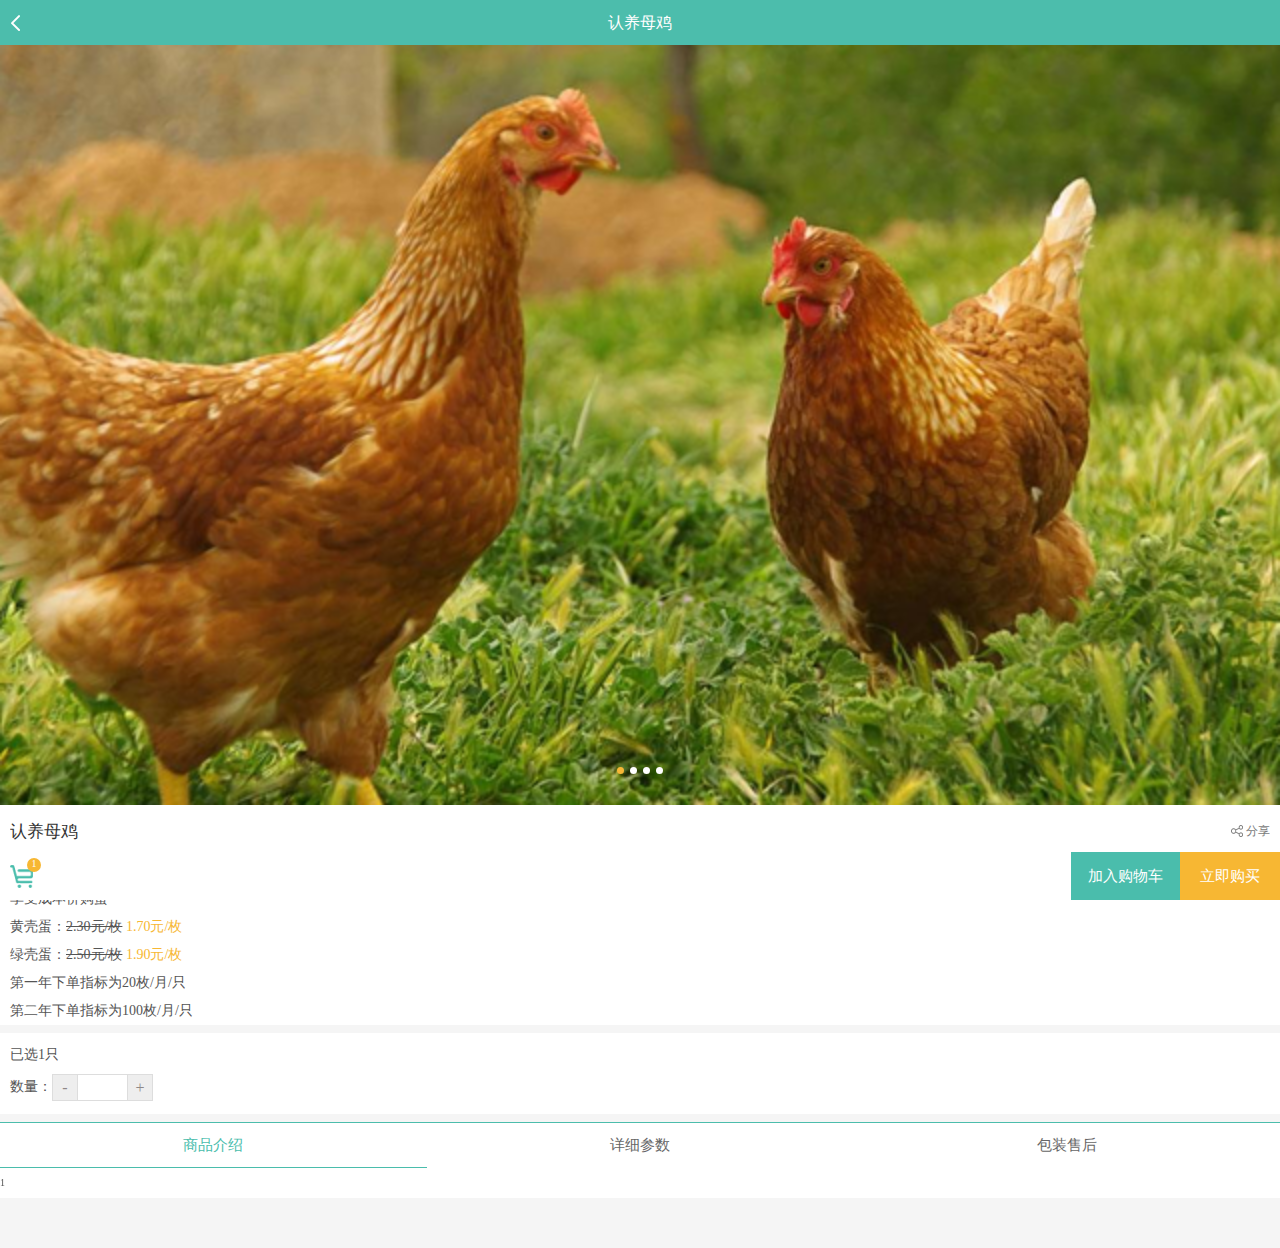
<file: html/adoptHen.html>
<!DOCTYPE html>
<html lang="en">
<head>
	<meta charset="UTF-8">
	<meta name="author" content="chinamobo.com">
	<meta name="viewport" content="width=device-width, initial-scale=1.0, user-scalable=0, minimum-scale=1.0, maximum-scale=1.0">
	<meta name="apple-mobile-web-app-capable" content="yes">
	<meta name="apple-mobile-web-app-status-bar-style" content="black">
	<meta name="format-detection" content="telephone=no">
	<meta http-equiv="Expires" content="-1">
	<meta http-equiv="Cache-Control" content="no-cache">
	<meta http-equiv="Pragma" content="no-cache">
	<link rel="stylesheet" href="../css/base.css">
	<link rel="stylesheet" href="../css/ui-base.css">
	<link rel="stylesheet" href="../css/ui-box.css">
	<link rel="stylesheet" href="../css/style.css">
	<script src="../js/jquery-2.1.1.min.js"></script> 
	<script src="../js/fastclick.js"></script> 
	<script src="../js/TouchSlide.1.0.js"></script>
	<script src="../js/template-web.js"></script>  
	<title>金岭山</title> 
</head>
<body> 
	<header class="headbar tx-c">
		<div class="back pabsolute"></div>
		认养母鸡
	</header>

	<!-- 图片轮播 -->
	<div id="slideBox" class="slideBox">  
		<div class="hd">
			<ul></ul>
		</div>
		<div class="bd">
			<ul>
				<li>
					<img src="../img/hen3.png" alt="">
				</li>
				<li>
					<img src="../img/hen3.png" alt="">
				</li>
				<li>
					<img src="../img/hen3.png" alt="">
				</li>
				<li>
					<img src="../img/hen3.png" alt="">
				</li>
			</ul> 
		</div>  
	</div> 

	<!-- detail1 -->
	<div class="detail detail1 paddinglr8 bg-fff">
		<div class="detail1-top">
			<div class="fs17 c-333 fl">认养母鸡</div> 
			<div class="fr c-7a7a7a fs12"><img src="../img/icon_share.png" alt=""  class="share-img"> 分享</div>
		</div>
		<ul class="detail1-price ub ub-ver">
			<li class="ub ub-ver fs14">
				<div class="c-orange fs20">￥125.00 <span class="fs14">/只</span></div>
				<div>享受成本价购蛋</div>
				<div>黄壳蛋：<span class="txt-through">2.30元/枚</span>  <span class="c-orange">1.70元/枚</span></div>
				<div>绿壳蛋：<span class="txt-through">2.50元/枚</span>  <span class="c-orange">1.90元/枚</span></div>
				<div class="c-555">第一年下单指标为20枚/月/只</div>
				<div class="c-555">第二年下单指标为100枚/月/只</div>
			</li>
		</ul>
	</div>

	<!-- detail2 -->
	<div class="detail detail2 ub paddinglr8 bg-fff margint8 fs14">
		<div class="ub-f3 ub ub-ver">
			<div class="done-quantity">已选1只</div>
			<div>
				<div class="fl lineh25">数量：</div>
				<div id="quantity" class="quantity-div buy-quantity">
					<div class="minus">-</div>
					<input type="number">
					<div class="plus">+</div>
				</div>
			</div>
		</div>
	</div>

	  

	<!-- detail4 -->
	<div class="detail5 bg-fff margint8 border-t"> 
		<div id="leftTabBox" class="tabBox">
			<div class="hd">
				<ul class="ub">
					<li class="ub-f1"><a>商品介绍</a></li>
					<li class="ub-f1"><a>详细参数</a></li>
					<li class="ub-f1"><a>包装售后</a></li>
				</ul>
			</div>
			<div class="bd">
				<ul>
					<li>1</li> 
				</ul>
				<ul>
					<li>2</li> 
				</ul>
				<ul>
					<li>3</li> 
				</ul>
			</div>
		</div> 
	</div>
	
	<!-- 底部cart -->
	<div class="pfixed bottom-cart">
		<ul> 
			 <li class="fl bottom-cart-img"> 
			 	<div class="pabsolute">1</div>
			 </li>
			 
			 <li class="fr go-buy-btn fs15">
			 	立即购买
			 </li>
			 <li class="fr add-cart-btn fs15">
			 	加入购物车
			 </li>
		</ul>
	</div>


</body> 
<script src="../js/chicken.js"></script> 
</html>
</file>
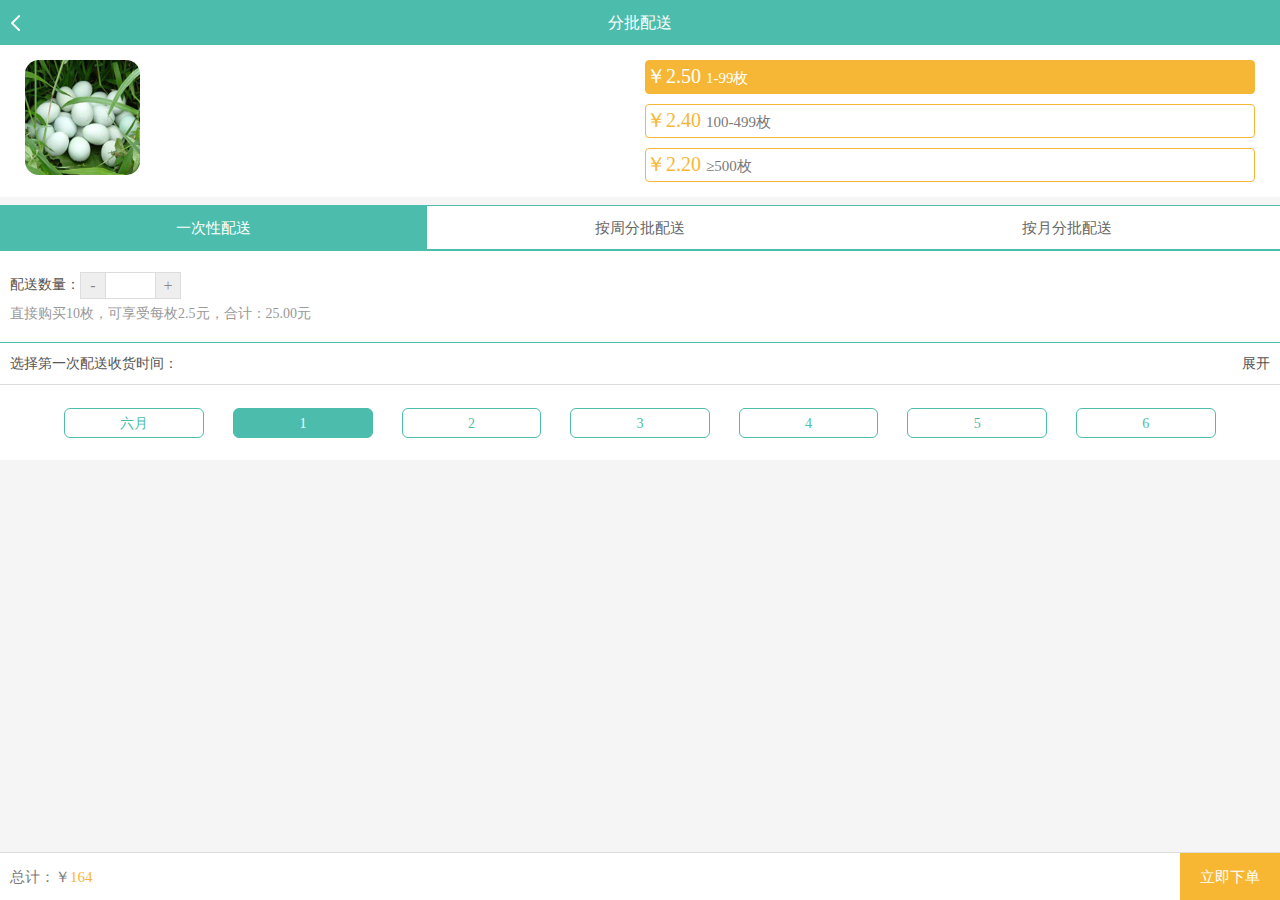
<file: html/batchDelivery.html>
<!DOCTYPE html>
<html lang="en">
<head>
	<meta charset="UTF-8">
	<meta name="author" content="chinamobo.com">
	<meta name="viewport" content="width=device-width, initial-scale=1.0, user-scalable=0, minimum-scale=1.0, maximum-scale=1.0">
	<meta name="apple-mobile-web-app-capable" content="yes">
	<meta name="apple-mobile-web-app-status-bar-style" content="black">
	<meta name="format-detection" content="telephone=no">
	<meta http-equiv="Expires" content="-1">
	<meta http-equiv="Cache-Control" content="no-cache">
	<meta http-equiv="Pragma" content="no-cache">
	<link rel="stylesheet" href="../css/base.css">
	<link rel="stylesheet" href="../css/ui-base.css">
	<link rel="stylesheet" href="../css/ui-box.css">
	<link rel="stylesheet" href="../css/style.css">
	<script src="../js/jquery-2.1.1.min.js"></script> 
	<script src="../js/fastclick.js"></script> 
	<script src="../js/TouchSlide.1.0.js"></script>
	<script src="../js/template-web.js"></script>  
	<title>金岭山</title> 
</head>
<body> 
	<header class="headbar tx-c">
		<div class="back pabsolute"></div>
		分批配送
	</header>

	<div class="batch-div1 ub bg-fff">
		<div class="batch-div1-l paddinglr5 ub-f1">
			<img src="../img/egg-imgs.png" alt="">
		</div>
		<div class="batch-div1-r paddinglr5 ub-f1 ub ub-ver batch-top-tab">
			<div class="ub-f1 fs20 on">￥2.50 <span class=" fs15"> 1-99枚</span></div>
			<div class="ub-f1 fs20 off">￥2.40 <span class="fs15"> 100-499枚</span></div>
			<div class="ub-f1 fs20 off">￥2.20 <span class="fs15"> ≥500枚</span></div>
		</div>
	</div> 
 
 
	<div class="batch-div2 batch-tab detail5 bg-fff margint8 border-t"> 
		<div id="batch-tab" class="tabBox">
			<div class="hd">
				<ul class="ub">
					<li class="ub-f1">一次性配送</li>
					<li class="ub-f1">按周分批配送</li>
					<li class="ub-f1">按月分批配送</li>
				</ul>
			</div>
			<div class="bd">
				<ul>
					<li>
						<div class="detail detail2 ub paddinglr8 margint8 fs14">
							<div class="ub-f3 ub ub-ver"> 
								<div>
									<div class="fl lineh25">配送数量：</div>
									<div id="quantity" class="quantity-div buy-quantity">
										<div class="minus">-</div>
										<input type="number">
										<div class="plus">+</div>
									</div>
								</div>
								<div class="c-999">直接购买10枚，可享受每枚2.5元，合计：25.00元</div>
							</div>
						</div>  
					</li>  
				</ul>
				<ul class="paddingt13" style="display: none">
					<ul class="clearfix">
						<li class="ub paddinglr8 tx-c week-type fs14">
							 <div class="ub-f1 on">周一</div>
							 <div class="ub-f1">周二</div>
							 <div class="ub-f1">周三</div>
							 <div class="ub-f1">周四</div>
							 <div class="ub-f1">周五</div>
							 <div class="ub-f1">周六</div>
							 <div class="ub-f1">周日</div>
						</li>  
					</ul>
					<div class="paddinglr8 margintb8 ub clearfix">
						<div class="fs15 lineh30">每月03日配送数：</div>
						<ul class="square-ul month-type ub-f1 fs14">
							<li class="on">10</li>
							<li>20</li>
							<li>30</li>
							<li>40</li>
							<li>50</li> 
							<li>60</li>
						</ul>
					</div>
					<div class="paddinglr8 margint8 ub clearfix">
						<div class="fs15 lineh30">连续配送：</div>
						<ul class="square-ul month-type2 ub-f1 fs14">
							<li class="on">8周</li>
							<li>12周</li>
							<li>16周</li>
							<li>20周</li> 
						</ul>
					</div>
					<div class="paddinglr8 paddingb8 fs12 c-999 choose-info">
						每周三配送30枚，配送20周，共600枚。<br/>
						每枚2.2元，共1320元。
					</div>
				</ul>
				<ul class="paddingt13" style="display: none">
					<li>
						<div class="square-ul month-type3 paddinglr8">
							<div class="on">1</div>
							<div>2</div>
							<div>3</div>
							<div>4</div>
							<div>5</div>
							<div>6</div>
							<div>7</div>
							<div>8</div>
							<div>9</div>
							<div>10</div>
							<div>11</div>
							<div>12</div>
							<div>13</div>
							<div>14</div>
							<div>15</div>
							<div>16</div>
							<div>17</div>
							<div>18</div>
							<div>19</div>
							<div>20</div>
							<div>21</div>
							<div>22</div>
							<div>23</div>
							<div>24</div>
							<div>25</div>
							<div>26</div>
							<div>27</div>
							<div>28</div>
							<div>29</div>
							<div>30</div>
							<div>31</div>
						</div>
						<div class="paddinglr8 margintb8 ub clearfix">
							<div class="fs15 lineh30">每月03日配送数：</div>
							<ul class="square-ul month-type ub-f1 fs14">
								<li class="on">10</li>
								<li>10</li>
								<li>20</li>
								<li>30</li>
								<li>40</li> 
								<li>50</li>
							</ul>
						</div>
						<div class="paddinglr8 margint8 ub clearfix">
							<div class="fs15 lineh30">连续配送：</div>
							<ul class="square-ul month-type2 ub-f1 fs14">
								<li class="on">3个月</li>
								<li>6个月</li>
								<li>9个月</li>
								<li>一年</li> 
							</ul>
						</div>
						<div class="paddinglr8 paddingb8 fs12 c-999 choose-info">
							每周三配送30枚，配送20周，共600枚。<br/>
							每枚2.2元，共1320元。
						</div>
					</li> 
				</ul>
			</div>
		</div> 
	</div>
	
	<div class="batch-div3 bg-fff border-t">
		<div class="tit fs14 border-b-gray paddinglr8">
			<span class="fl">选择第一次配送收货时间：</span>
			<span class="fr date-show">展开</span>
		</div> 
		<div>
			<ul class="square-ul month-type4 month-type fs14 tc"> 
				 <li>六月</li>
				 <li class="on">1</li>
				 <li>2</li>
				 <li>3</li>
				 <li>4</li>
				 <li>5</li>
				 <li>6</li>
				 <li>7</li>
				 <li>8</li>
				 <li>9</li>
				 <li>10</li>
				 <li>11</li>
				 <li>12</li>
				 <li>13</li>
				 <li>14</li>
				 <li>15</li>
				 <li>16</li>
				 <li>17</li>
				 <li>18</li>
				 <li>19</li>
				 <li>20</li>
				 <li>21</li>
				 <li>22</li>
				 <li>23</li>
				 <li>24</li>
				 <li>25</li>
				 <li>26</li>
				 <li>27</li>
				 <li>28</li>
				 <li>29</li>
				 <li>30</li> 
				 <li class="disable">七月</li> 
				 <li class="disable">1</li>
				 <li class="disable">2</li>
				 <li class="disable">3</li> 
			</ul>
		</div>
	</div>
	<!-- 底部cart -->
	<div class="pfixed bottom-cart border-t-gray">
		<ul> 
			 <li class="bottom-price fl fs15 ub c-7a7a7a ub-ac h48"> 
			 	<div>
			 		总计：￥<span class="c-orange">164</span>
			 	</div>
			 </li>
			 
			 <li class="fr go-buy-btn fs15">
			 	立即下单
			 </li> 
		</ul>
	</div>


</body> 
<script src="../js/chicken.js"></script> 
</html>
</file>
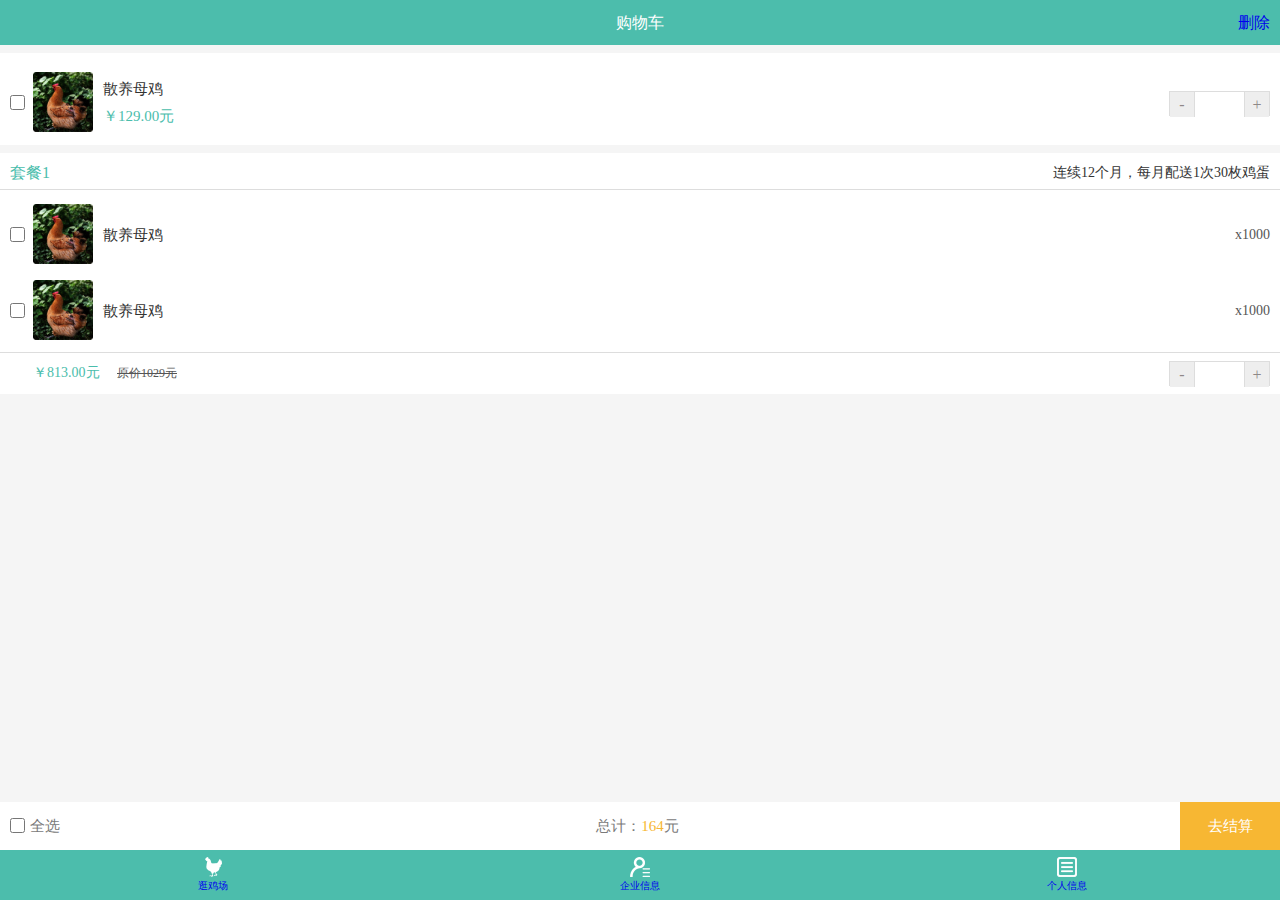
<file: html/cart.html>
<!DOCTYPE html>
<html lang="en">
<head>
	<meta charset="UTF-8">
	<meta name="author" content="chinamobo.com">
	<meta name="viewport" content="width=device-width, initial-scale=1.0, user-scalable=0, minimum-scale=1.0, maximum-scale=1.0">
	<meta name="apple-mobile-web-app-capable" content="yes">
	<meta name="apple-mobile-web-app-status-bar-style" content="black">
	<meta name="format-detection" content="telephone=no">
	<meta http-equiv="Expires" content="-1">
	<meta http-equiv="Cache-Control" content="no-cache">
	<meta http-equiv="Pragma" content="no-cache">
	<link rel="stylesheet" href="../css/base.css">
	<link rel="stylesheet" href="../css/ui-base.css">
	<link rel="stylesheet" href="../css/ui-box.css">
	<link rel="stylesheet" href="../css/style.css">
	<script src="../js/jquery-2.1.1.min.js"></script> 
	<script src="../js/fastclick.js"></script> 
	<script src="../js/TouchSlide.1.0.js"></script>
	<script src="../js/template-web.js"></script>  
	<title>金岭山</title> 
</head>
<body> 
	<header class="headbar tx-c">
		<a href="#"  class="delete pabsolute">删除</a>
		购物车
	</header>
	
	<div class="order-tab cart"> 
		<div class="order-all">
			<div class="order-list order-list1"> 

			<!-- 单个商品 -->
				<div class="single-egg order-div bg-fff margint8 detail"> 
					<div class="order-info2 ub cart-list ub-ac">
						<div class="cart-checkbox ub">
							<input type="checkbox">
						</div>
						<div class="order-pro-img">
							<img src="../img/hen2.png" alt="">
						</div>
						<div class="order-info2-txt ub ub-f1 ub-ver ub-pc">
							<div class="fs15 c-333">散养母鸡</div>
							<div class="fs15 c-blue">￥129.00元</div>
						</div> 
						<div id="quantity" class="quantity-div buy-quantity">
							<div class="minus">-</div>
							<input type="number">
							<div class="plus">+</div>
						</div>
					</div> 
				</div>	 



				<!-- 单个商品 end -->
				
				<!-- 套餐 -->  
					<div class="many-egg order-div bg-fff margint8 detail"> 
						<div class="order-info1 ub ub-pj paddinglr8">
							<div class="c-blue fs16">套餐1</div>
							<div class="c-333 tx-r fs14">连续12个月，每月配送1次30枚鸡蛋</div>
						</div>
						<div class="border-tb-gray">
							<div class="order-info2 ub cart-list ub-ac">
								<div class="cart-checkbox ub">
									<input type="checkbox">
								</div>
								<div class="order-pro-img">
									<img src="../img/hen2.png" alt="">
								</div>
								<div class="order-info2-txt ub ub-f1 ub-ver ub-pc">
									<div class="fs15 c-333">散养母鸡</div> 
								</div> 
								<div class="fs14">
									x1000
								</div>
							</div> 
							<div class="order-info2 ub cart-list ub-ac">
								<div class="cart-checkbox ub">
									<input type="checkbox">
								</div>
								<div class="order-pro-img">
									<img src="../img/hen2.png" alt="">
								</div>
								<div class="order-info2-txt ub ub-f1 ub-ver ub-pc">
									<div class="fs15 c-333">散养母鸡</div> 
								</div> 
								<div class="fs14">
									x1000
								</div>
							</div>  
						</div>
						<div class="paddinglr10"> 
							<div class="ub ub-pj ub-ac"> 
								<div class="paddingl23 lineh40">
									<span class="c-blue fs14">￥813.00元</span> 
									<span class="fs12 pl15 txt-through">原价1029元</span>
								</div> 
								<div id="quantity" class="quantity-div buy-quantity">
									<div class="minus">-</div>
									<input type="number">
									<div class="plus">+</div>
								</div> 
							</div>
						</div>
					</div>	 
				<!-- 套餐 end-->
				
				<!-- 結算 --> 
				<div class="pfixed bottom-cart bottom-cart2 paddingl10">
					<ul class="ub ub-ac ub-pj"> 
						<li>
							<div class="cart-checkbox ub">
								<div><input type="checkbox"></div>
								<div class="c-7a7a7a fs15">全选</div>
							</div>
						</li>
						 <li class="bottom-price fl fs15 ub c-7a7a7a ub-ac h48"> 
						 	<div>
						 		总计：<span class="c-orange">164</span>元
						 	</div>
						 </li> 
						 <li class="go-buy-btn fs15">
						 	去结算
						 </li> 
					</ul>
				</div>

				<!-- 結算 end -->

				
			</div>  
		</div>
	</div>

	<!-- 底部选项卡 -->
		<div class="pfixed bottom-tab">
			<ul class="ub ub-pc tx-c"> 
				<li class="ub-f1 ub ub-ver ub-pc">
					<a href="#">
						<img src="../img/icon_ji.png" alt="">
						<div>逛鸡场</div>
					</a>
				</li>
				<li class="ub-f1 ub ub-ver ub-pc">
					<a href="#">
						<img src="../img/icon_mine.png" alt="">
						<div>企业信息</div>
					</a>
				</li>
				<li class="ub-f1 ub ub-ver ub-pc">
					<a href="#">
						<img src="../img/icon_xinxi.png" alt="">
						<div>个人信息</div>
					</a>
				</li>
			</ul>
		</div>
	 

	  

</body> 
<script src="../js/chicken.js"></script> 
</html>
</file>
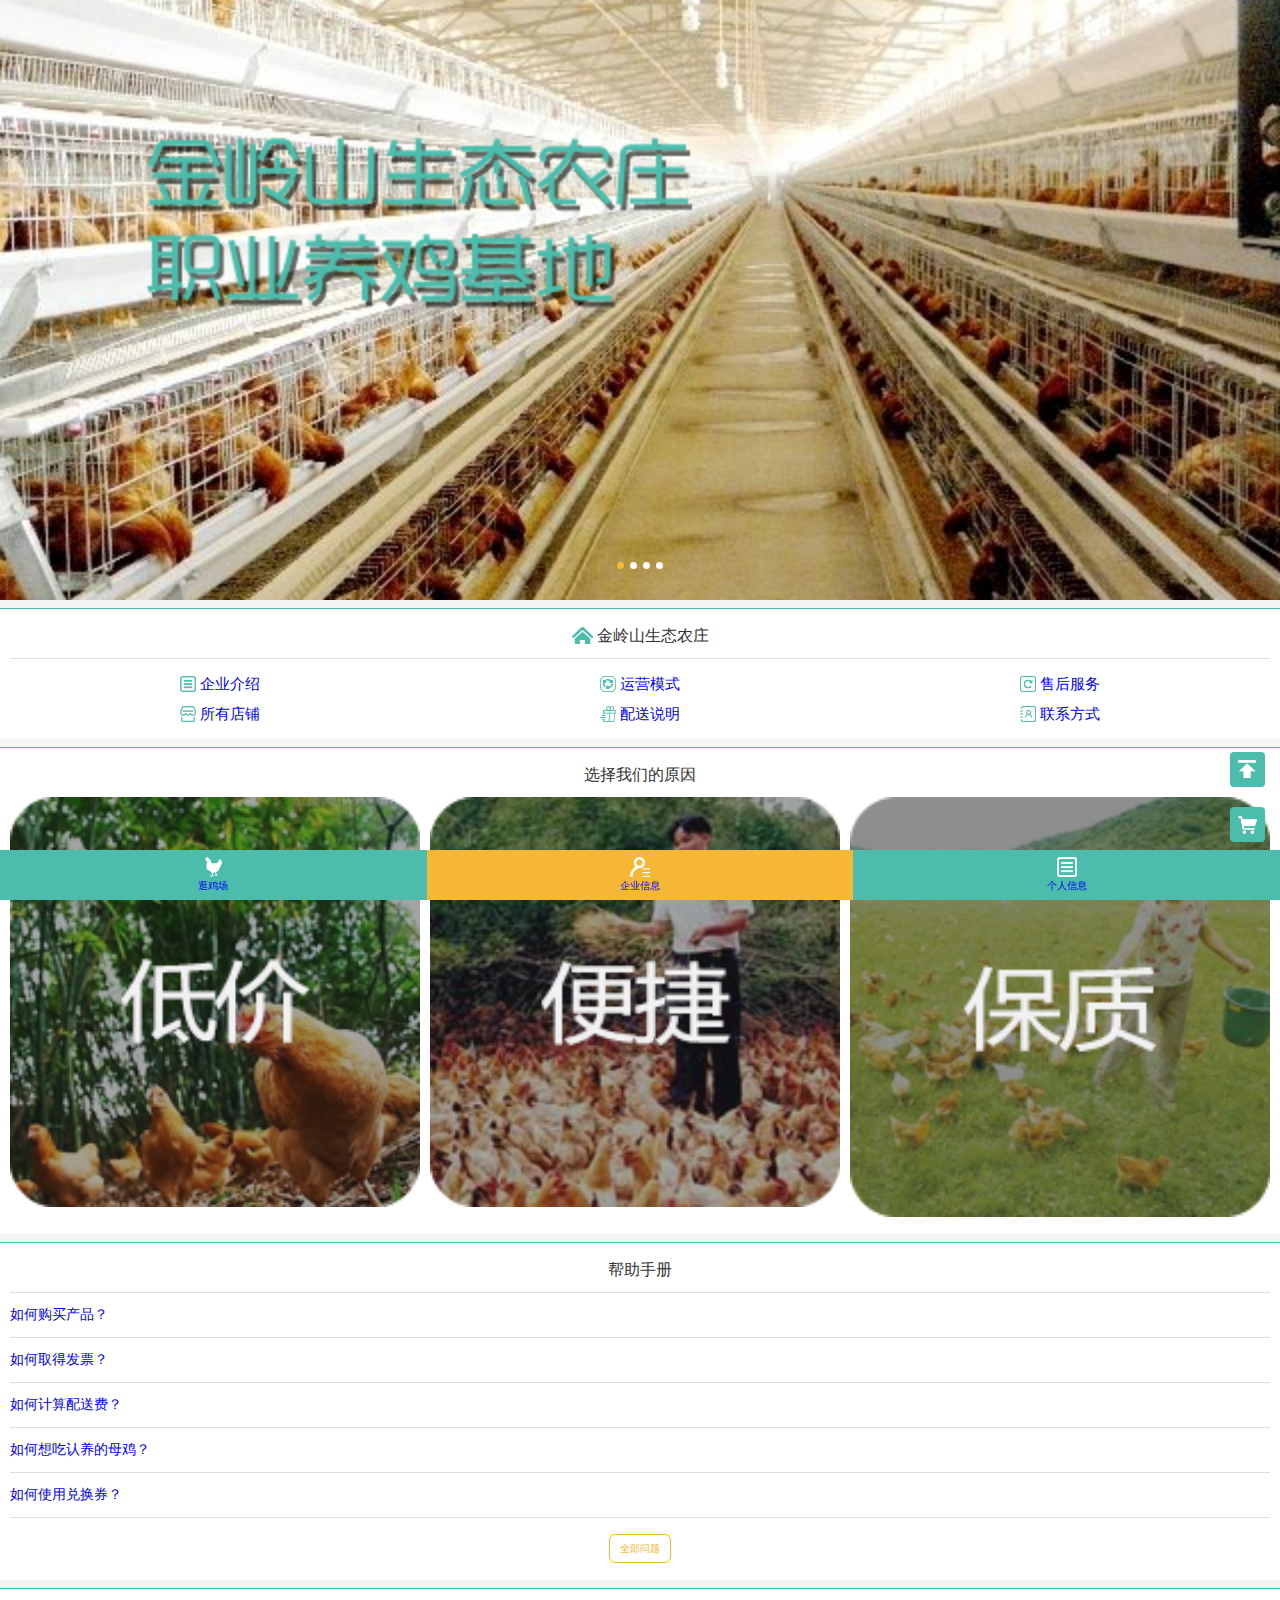
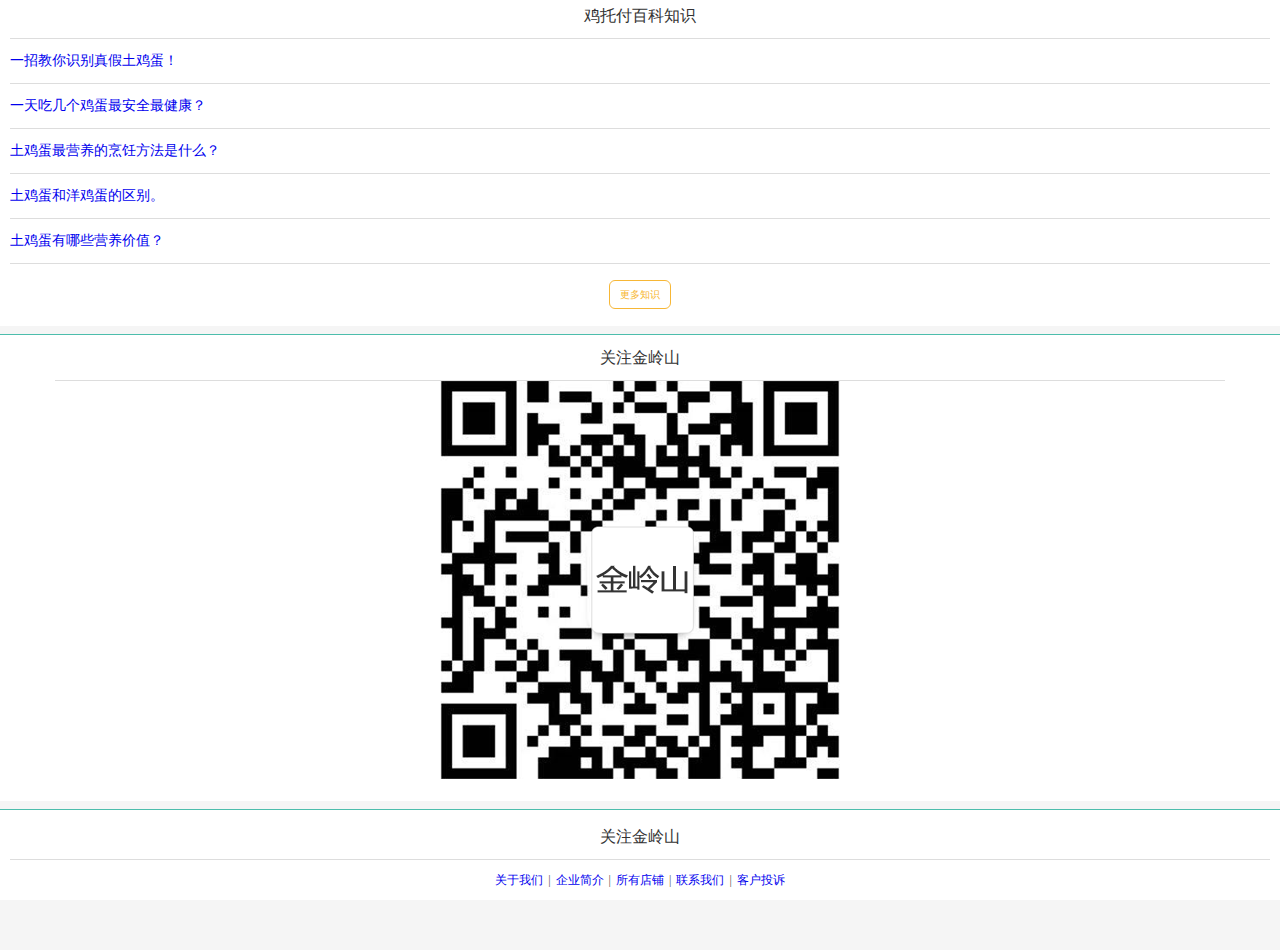
<file: html/companyIntro.html>
<!DOCTYPE html>
<html lang="en">
<head>
	<meta charset="UTF-8">
	<meta name="author" content="chinamobo.com">
	<meta name="viewport" content="width=device-width, initial-scale=1.0, user-scalable=0, minimum-scale=1.0, maximum-scale=1.0">
	<meta name="apple-mobile-web-app-capable" content="yes">
	<meta name="apple-mobile-web-app-status-bar-style" content="black">
	<meta name="format-detection" content="telephone=no">
	<meta http-equiv="Expires" content="-1">
	<meta http-equiv="Cache-Control" content="no-cache">
	<meta http-equiv="Pragma" content="no-cache">
	<link rel="stylesheet" href="../css/base.css">
	<link rel="stylesheet" href="../css/ui-base.css">
	<link rel="stylesheet" href="../css/ui-box.css">
	<link rel="stylesheet" href="../css/style.css">
	<script src="../js/jquery-2.1.1.min.js"></script> 
	<script src="../js/fastclick.js"></script> 
	<script src="../js/TouchSlide.1.0.js"></script>
	<script src="../js/template-web.js"></script>  
	<title>金岭山</title> 
</head>
<body>  
	<!-- 图片轮播 -->
	<div id="slideBox" class="slideBox">  
		<div class="hd">
			<ul></ul>
		</div>
		<div class="bd">
			<ul>
				<li>
					<img src="../img/compnay.png" alt="">
				</li>
				<li>
					<img src="../img/compnay.png" alt="">
				</li>
				<li>
					<img src="../img/compnay.png" alt="">
				</li>
				<li>
					<img src="../img/compnay.png" alt="">
				</li>
			</ul> 
		</div>  
	</div> 

	<!-- intro1 -->
	<div class="intro1 detail detail1 paddinglr8 bg-fff margint8 border-t">
		<div class="detail1-top fs16 c-333 tx-c border-b-gray">
			<img src="../img/icon_aboutus.png" alt=""> 金岭山生态农庄
		</div>
		<div class="introl-ul c-blue tx-c fs15">
			<ul class="detail1-price ub">
				<li class="ub-f1">
					<a href="#"><img src="../img/icon_jieshao.png" alt="">企业介绍</a>
				</li>
				<li class="ub-f1">
					<a href="#"><img src="../img/icon_yunying.png" alt="">运营模式</a>
				</li>
				<li class="ub-f1">
					<a href="#"><img src="../img/icon_shouhou.png" alt="">售后服务</a>
				</li>
			</ul>
			<ul class="detail1-price ub">
				<li class="ub-f1">
					<a href="#"><img src="../img/icon_shop.png" alt="">所有店铺</a>
				</li>
				<li class="ub-f1">
					<a href="#"><img src="../img/icon_peisong.png" alt="">配送说明</a>
				</li>
				<li class="ub-f1">
					<a href="#"><img src="../img/icon_lianxi.png" alt="">联系方式</a>
				</li>
			</ul>
		</div>
	</div>

	<!-- intro2 -->
		<div class="intro2 detail detail1 paddinglr8 bg-fff margint8 border-t">
			<div class="detail1-top fs16 c-333 tx-c">
				选择我们的原因
			</div>
			<div class="img3 ub">
				 <div class="ub-f1">
				 	<img src="../img/reason1.png" alt="">
				 </div>
				 <div class="ub-f1">
				 	<img src="../img/reason2.png" alt="">
				 </div>
				 <div class="ub-f1">
				 	<img src="../img/reason3.png" alt="">
				 </div>
			</div>
		</div>



	<!-- intro3 -->
		<div class="intro3 detail detail1 paddinglr8 bg-fff margint8 border-t c-555">
			<div class="detail1-top fs16 c-333 tx-c border-b-gray">
				帮助手册
			</div>
			<ul class="ub ub-ver help-ul fs14">
				<li>
					<a href="#">如何购买产品？</a>
				</li>
				<li>
					<a href="#">如何取得发票？</a>
				</li>
				<li>
					<a href="#">如何计算配送费？</a>
				</li>
				<li>
					<a href="#">如何想吃认养的母鸡？</a>
				</li>
				<li>
					<a href="#">如何使用兑换券？</a>
				</li> 
			</ul>
			<div class="index3-btns ub ub-ac tx-c c-orange"> 
				<div class="ub-f1"><span>全部问题</span></div> 
			</div> 
		</div>

		<!-- intro4 -->
		<div class="intro4 intro3 detail detail1 paddinglr8 bg-fff margint8 border-t c-555">
			<div class="detail1-top fs16 c-333 tx-c border-b-gray">
				鸡托付百科知识
			</div>
			<ul class="ub ub-ver help-ul fs14">
				<li>
					<a href="#">一招教你识别真假土鸡蛋！</a>
				</li>
				<li>
					<a href="#">一天吃几个鸡蛋最安全最健康？</a>
				</li>
				<li>
					<a href="#">土鸡蛋最营养的烹饪方法是什么？</a>
				</li>
				<li>
					<a href="#">土鸡蛋和洋鸡蛋的区别。</a>
				</li>
				<li>
					<a href="#">土鸡蛋有哪些营养价值？</a>
				</li> 
			</ul>
			<div class="index3-btns ub ub-ac tx-c c-orange"> 
				<div class="ub-f1"><span>更多知识</span></div> 
			</div> 
		</div>

		<!-- intro5 -->
		<div class="intro5 detail detail1 paddinglr8 bg-fff margint8 border-t">
			<div class="detail1-top fs16 c-333 tx-c border-b-gray">
				关注金岭山
			</div>
			<div class="ub ub-pc">
				<img src="../img/qr-code.png" alt="" class="qr-code">
			</div>
		</div>

		<!-- intro6 -->
		<div class="intro6 detail detail1 paddinglr8 bg-fff margint8 border-t">
			<div class="detail1-top fs16 c-333 tx-c border-b-gray">
				关注金岭山
			</div>
			<ul class="ub fs12 lineh40 ub-pc">
				<li>
					<a href="#">关于我们</a>
				</li>
				<li>|</li>
				<li>
					<a href="#">企业简介</a>
				</li>
				<li>|</li>
				<li>
					<a href="#">所有店铺</a>
				</li>
				<li>|</li>
				<li>
					<a href="#">联系我们</a>
				</li>
				<li>|</li>
				<li>
					<a href="#">客户投诉</a>
				</li>  
			</ul>
		</div>
		


		<!-- 悬浮按钮 -->
		<div class="hover-btn pfixed">
			<div class="gotop blue-icon"></div>
			<div class="cart blue-icon"></div>
		</div>
		
		<!-- 底部选项卡 -->
		<div class="pfixed bottom-tab">
			<ul class="ub ub-pc tx-c"> 
				<li class="ub-f1 ub ub-ver ub-pc">
					<a href="#">
						<img src="../img/icon_ji.png" alt="">
						<div>逛鸡场</div>
					</a>
				</li>
				<li class="ub-f1 ub ub-ver ub-pc on">
					<a href="#">
						<img src="../img/icon_mine.png" alt="">
						<div>企业信息</div>
					</a>
				</li>
				<li class="ub-f1 ub ub-ver ub-pc">
					<a href="#">
						<img src="../img/icon_xinxi.png" alt="">
						<div>个人信息</div>
					</a>
				</li>
			</ul>
		</div>
 

</body> 
<script src="../js/chicken.js"></script> 
</html>
</file>
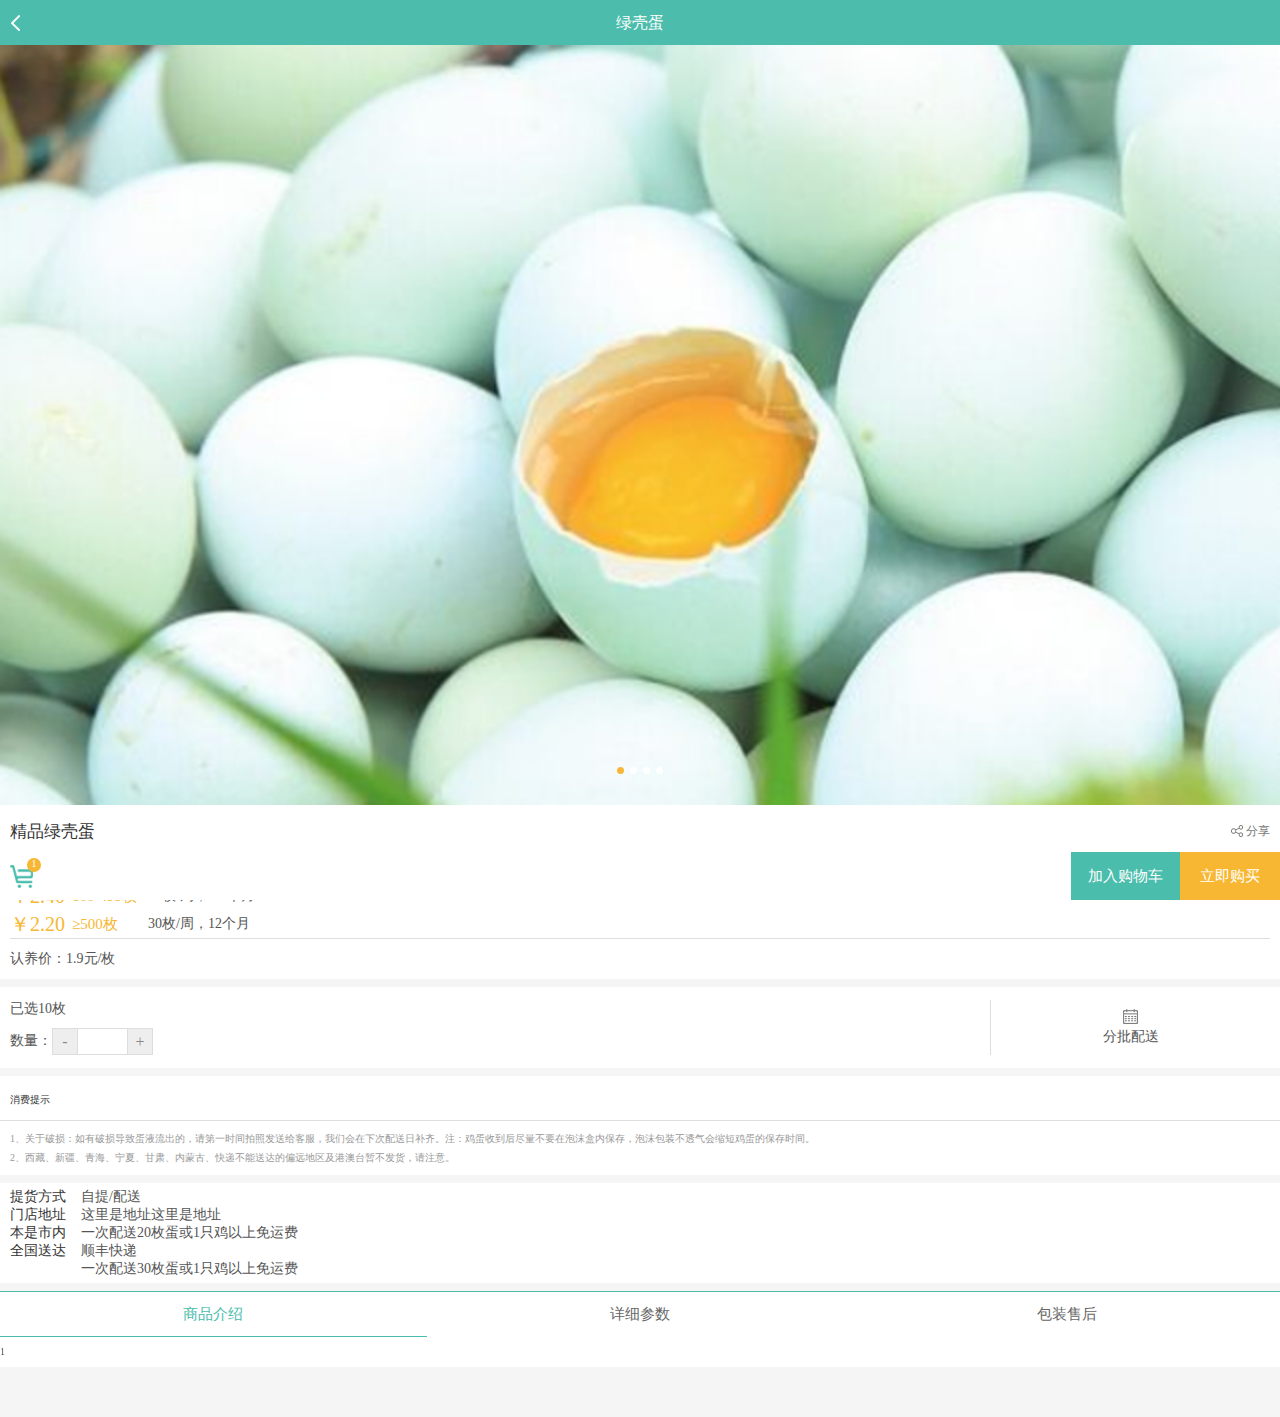
<file: html/eggDetail.html>
<!DOCTYPE html>
<html lang="en">
<head>
	<meta charset="UTF-8">
	<meta name="author" content="chinamobo.com">
	<meta name="viewport" content="width=device-width, initial-scale=1.0, user-scalable=0, minimum-scale=1.0, maximum-scale=1.0">
	<meta name="apple-mobile-web-app-capable" content="yes">
	<meta name="apple-mobile-web-app-status-bar-style" content="black">
	<meta name="format-detection" content="telephone=no">
	<meta http-equiv="Expires" content="-1">
	<meta http-equiv="Cache-Control" content="no-cache">
	<meta http-equiv="Pragma" content="no-cache">
	<link rel="stylesheet" href="../css/base.css">
	<link rel="stylesheet" href="../css/ui-base.css">
	<link rel="stylesheet" href="../css/ui-box.css">
	<link rel="stylesheet" href="../css/style.css">
	<script src="../js/jquery-2.1.1.min.js"></script> 
	<script src="../js/fastclick.js"></script> 
	<script src="../js/TouchSlide.1.0.js"></script>
	<script src="../js/template-web.js"></script>  
	<title>金岭山</title> 
</head>
<body> 
	<header class="headbar tx-c">
		<div class="back pabsolute"></div>
		绿壳蛋
	</header>

	<!-- 图片轮播 -->
	<div id="slideBox" class="slideBox">  
		<div class="hd">
			<ul></ul>
		</div>
		<div class="bd">
			<ul>
				<li>
					<img src="../img/egg-img2.png" alt="">
				</li>
				<li>
					<img src="../img/egg-img2.png" alt="">
				</li>
				<li>
					<img src="../img/egg-img2.png" alt="">
				</li>
				<li>
					<img src="../img/egg-img2.png" alt="">
				</li>
			</ul> 
		</div>  
	</div> 

	<!-- detail1 -->
	<div class="detail detail1 paddinglr8 bg-fff">
		<div class="detail1-top">
			<div class="fs17 c-333 fl">精品绿壳蛋</div> 
			<div class="fr c-7a7a7a fs12"><img src="../img/icon_share.png" alt=""  class="share-img"> 分享</div>
		</div>
		<ul class="detail1-price ub ub-ver">
			<li class="ub">
				<div class="detail1-txt1 c-orange fs20">￥2.50</div>
				<div class="detail1-txt2 c-orange fs15">1-99枚</div>
				<div class="detail1-txt3 fs14">平均鸡蛋价格</div>
			</li>
			<li class="ub">
				<div class="detail1-txt1 c-orange fs20">￥2.40</div>
				<div class="detail1-txt2 c-orange fs15">100-499枚</div>
				<div class="detail1-txt3 fs14">30枚/周，1-4个月</div>
			</li>
			<li class="ub">
				<div class="detail1-txt1 c-orange fs20">￥2.20</div>
				<div class="detail1-txt2 c-orange fs15">≥500枚</div>
				<div class="detail1-txt3 fs14">30枚/周，12个月</div>
			</li>
		</ul>
		<div class="border-t-gray fs14 lineh40">认养价：1.9元/枚</div>
	</div>

	<!-- detail2 -->
	<div class="detail detail2 ub paddinglr8 bg-fff margint8 fs14">
		<div class="ub-f3 ub ub-ver border-r-gray">
			<div class="done-quantity">已选10枚</div>
			<div>
				<div class="fl lineh25">数量：</div>
				<div id="quantity" class="quantity-div buy-quantity">
					<div class="minus">-</div>
					<input type="number">
					<div class="plus">+</div>
				</div>
			</div>
		</div>
		<div class="ub-f1 ub ub-ver ub-pc">
			<div class="tx-c">
				<img src="../img/icon_cele_gray.png" alt="" class="batch-img">
				<div>分批配送</div>
			</div>
		</div>
	</div> 
	
	<!-- detail3 -->
	<div class="detail detail3 bg-fff margint8">
		<div class="deatil-tit paddinglr8">消费提示</div>
		<p class="detail3-con paddinglr8 c-999">
			 1、关于破损：如有破损导致蛋液流出的，请第一时间拍照发送给客服，我们会在下次配送日补齐。注：鸡蛋收到后尽量不要在泡沫盒内保存，泡沫包装不透气会缩短鸡蛋的保存时间。<br/>
			 2、西藏、新疆、青海、宁夏、甘肃、内蒙古、快递不能送达的偏远地区及港澳台暂不发货，请注意。
		</p>  
	</div>
	
	<!-- detail4-->
	<div class="detail detail4 bg-fff margint8 fs14 paddinglr8">
		<ul class="ub ub-ver">
			<li class="ub">
				<div class="c-333">提货方式</div>
				<div>自提/配送</div>
			</li>
			<li class="ub">
				<div class="c-333">门店地址</div>
				<div>这里是地址这里是地址</div>
			</li>
			<li class="ub">
				<div class="c-333">本是市内</div>
				<div>一次配送20枚蛋或1只鸡以上免运费</div>
			</li>
			<li class="ub">
				<div class="c-333">全国送达</div>
				<div>
					顺丰快递</br>
					一次配送30枚蛋或1只鸡以上免运费
				</div>
			</li>
		</ul> 
	</div>

	<!-- detail5 -->
	<div class="detail5 bg-fff margint8 border-t"> 
		<div id="leftTabBox" class="tabBox">
			<div class="hd">
				<ul class="ub">
					<li class="ub-f1"><a>商品介绍</a></li>
					<li class="ub-f1"><a>详细参数</a></li>
					<li class="ub-f1"><a>包装售后</a></li>
				</ul>
			</div>
			<div class="bd">
				<ul>
					<li>1</li> 
				</ul>
				<ul>
					<li>2</li> 
				</ul>
				<ul>
					<li>3</li> 
				</ul>
			</div>
		</div> 
	</div>
	
	<!-- 底部cart -->
	<div class="pfixed bottom-cart">
		<ul> 
			 <li class="fl bottom-cart-img"> 
			 	<div class="pabsolute">1</div>
			 </li>
			 
			 <li class="fr go-buy-btn fs15">
			 	立即购买
			 </li>
			 <li class="fr add-cart-btn fs15">
			 	加入购物车
			 </li>
		</ul>
	</div>


</body> 
<script src="../js/chicken.js"></script> 
</html>
</file>
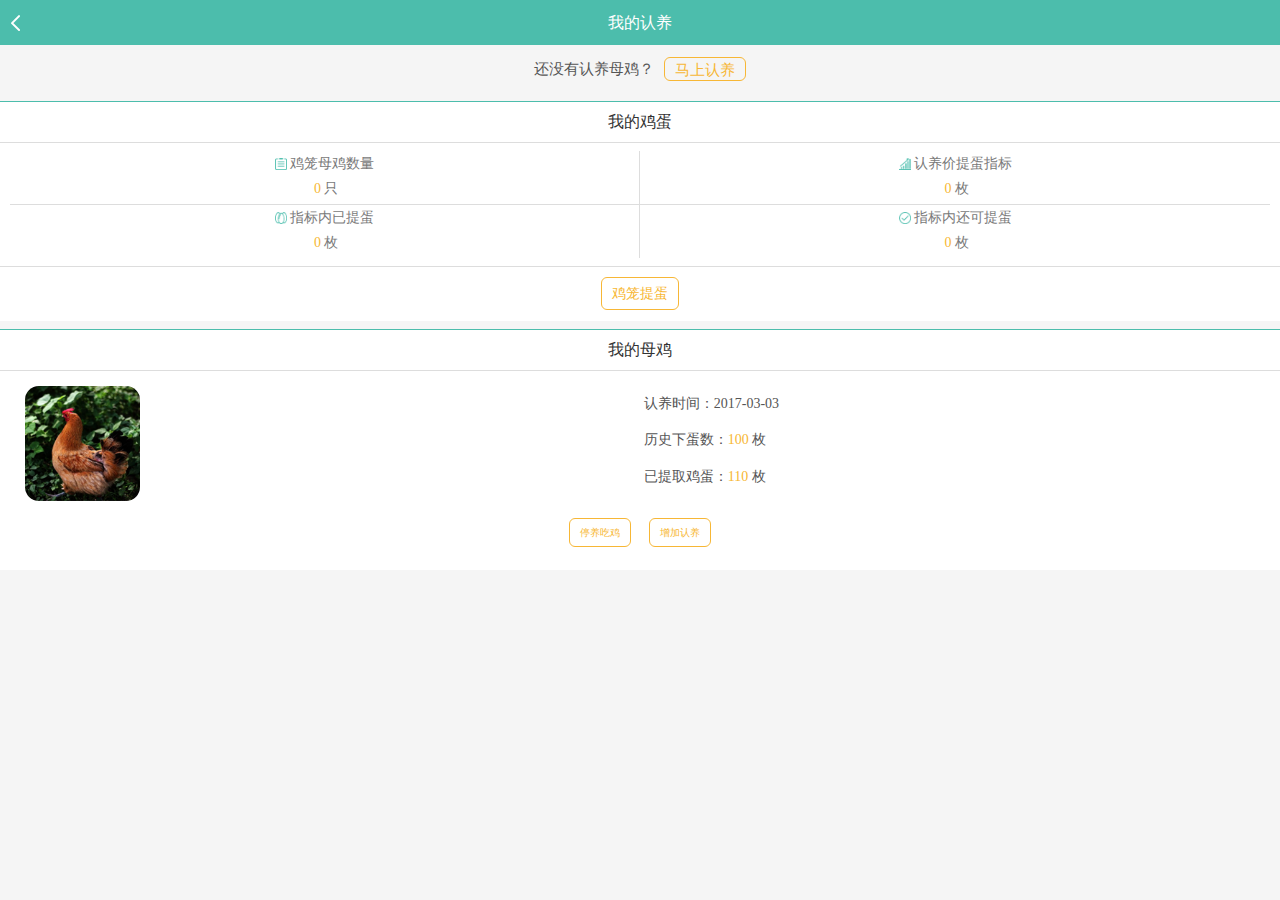
<file: html/myAdopt.html>
<!DOCTYPE html>
<html lang="en">
<head>
	<meta charset="UTF-8">
	<meta name="author" content="chinamobo.com">
	<meta name="viewport" content="width=device-width, initial-scale=1.0, user-scalable=0, minimum-scale=1.0, maximum-scale=1.0">
	<meta name="apple-mobile-web-app-capable" content="yes">
	<meta name="apple-mobile-web-app-status-bar-style" content="black">
	<meta name="format-detection" content="telephone=no">
	<meta http-equiv="Expires" content="-1">
	<meta http-equiv="Cache-Control" content="no-cache">
	<meta http-equiv="Pragma" content="no-cache">
	<link rel="stylesheet" href="../css/base.css">
	<link rel="stylesheet" href="../css/ui-base.css">
	<link rel="stylesheet" href="../css/ui-box.css">
	<link rel="stylesheet" href="../css/style.css">
	<script src="../js/jquery-2.1.1.min.js"></script> 
	<script src="../js/fastclick.js"></script> 
	<script src="../js/TouchSlide.1.0.js"></script>
	<script src="../js/template-web.js"></script>  
	<title>金岭山</title> 
</head>
<body> 
	<header class="headbar tx-c">
		<div class="back pabsolute"></div>
		我的认养
	</header>
	
	<div class="head-tips ub ub-pc ub-ac">
		<span class="fs15">还没有认养母鸡？</span>
		<a href="#" class="fs15 btn-orange2">马上认养</a>
	</div>
	
	<!-- part3 -->
	<div class="index-info3 fs14 c-7a7a7a bg-fff border-t margint8">
		<h3 class="index-title">我的鸡蛋</h3>
		<div class="index-info3-ul">
			<ul class="ub ub-pc tx-c">
				<li class="ub ub-ver">
					<div><img src="../img/icon_num.png" alt="">鸡笼母鸡数量</div>
					<div class="txt"><span class="c-orange">0</span>只</div>
				</li> 
				<li class="ub ub-ver">
					<div><img src="../img/icon_zhibiao.png" alt="">认养价提蛋指标</div>
					<div class="txt"><span class="c-orange">0</span>枚</div>
				</li>   
			</ul> 
			<ul class="ub ub-pc tx-c">
				<li class="ub ub-ver">
					<div><img src="../img/icon_egg1.png" alt="">指标内已提蛋</div>
					<div class="txt"><span class="c-orange">0</span>枚</div>
				</li> 
				<li class="ub ub-ver">
					<div><img src="../img/icon_can-use.png" alt="">指标内还可提蛋</div>
					<div class="txt"><span class="c-orange">0</span>枚</div>
				</li>   
			</ul> 
		</div>
		<div class="index3-btns ub tx-c c-orange"> 
			<div class="ub-f1"><span>鸡笼提蛋</span></div> 
		</div> 
	</div> 

	
	<div class="bg-fff border-t margint8">
		<h3 class="index-title">我的母鸡</h3>
		<div class="ub batch-div1 myAdopt-batch-div1 clearfix">
			<div class="batch-div1-l paddinglr5 ub-f1 paddingtb10">
				<img src="../img/hen2.png" alt="">
			</div>
			<div class="batch-div1-r paddinglr5 paddintb8 ub-f1 ub ub-ver">
				<div class="ub-f1 fs14">认养时间：2017-03-03</div>
				<div class="ub-f1 fs14">历史下蛋数：<span class="c-orange">100</span> 枚</div>
				<div class="ub-f1 fs14">已提取鸡蛋：<span class="c-orange">110</span> 枚</div>
			</div>
		</div>
		<div class="index3-btns tc c-orange clearfix myAdopt-batch-div2"> 
			<div class="t"><span>停养吃鸡</span></div> 
			<div class="t"><span>增加认养</span></div> 
		</div> 
	</div> 
  
</body> 
<script src="../js/chicken.js"></script> 
</html>
</file>
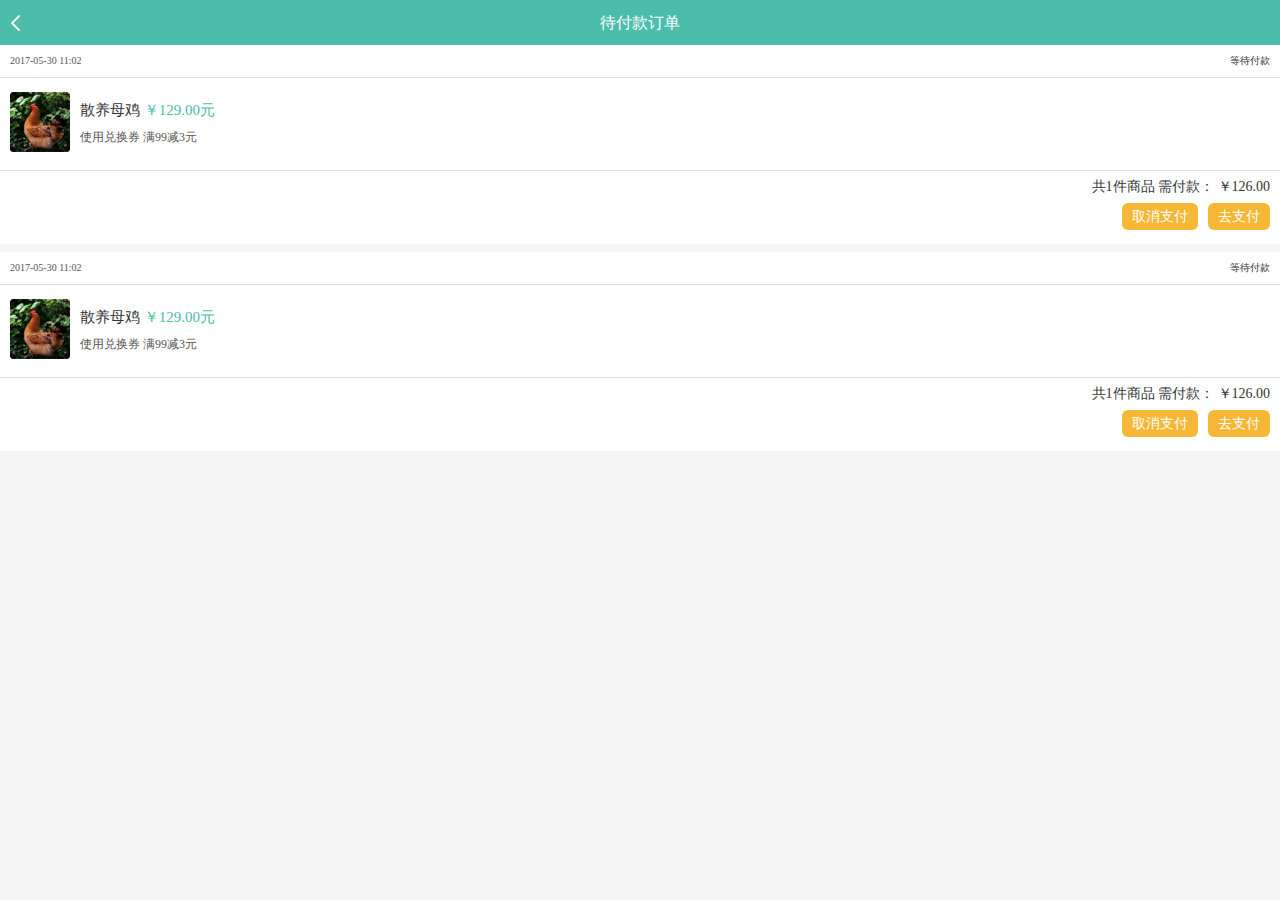
<file: html/payno.html>
<!DOCTYPE html>
<html lang="en">
<head>
	<meta charset="UTF-8">
	<meta name="author" content="chinamobo.com">
	<meta name="viewport" content="width=device-width, initial-scale=1.0, user-scalable=0, minimum-scale=1.0, maximum-scale=1.0">
	<meta name="apple-mobile-web-app-capable" content="yes">
	<meta name="apple-mobile-web-app-status-bar-style" content="black">
	<meta name="format-detection" content="telephone=no">
	<meta http-equiv="Expires" content="-1">
	<meta http-equiv="Cache-Control" content="no-cache">
	<meta http-equiv="Pragma" content="no-cache">
	<link rel="stylesheet" href="../css/base.css">
	<link rel="stylesheet" href="../css/ui-base.css">
	<link rel="stylesheet" href="../css/ui-box.css">
	<link rel="stylesheet" href="../css/style.css">
	<script src="../js/jquery-2.1.1.min.js"></script> 
	<script src="../js/fastclick.js"></script> 
	<script src="../js/TouchSlide.1.0.js"></script>
	<script src="../js/template-web.js"></script>  
	<title>金岭山</title> 
</head>
<body> 
	<header class="headbar tx-c">
		<div class="back pabsolute"></div>
		待付款订单
	</header>
	
	<div class="order-tab"> 
		<div class="order-all">
			<div class="order-list order-list1">

				<!-- 等待付款 -->
				<div class="order-div bg-fff marginb8">
					<div class="order-info1 ub ub-pj paddinglr8">
						<div>2017-05-30  11:02</div>
						<div class="c-333 tx-r">等待付款</div>
					</div>
					<div class="order-info2 ub border-t-gray border-b-gray">
						<div class="order-pro-img">
							<img src="../img/hen2.png" alt="">
						</div>
						<div class="order-info2-txt ub ub-f1 ub-ver ub-pc">
							<div class="fs15 c-333">散养母鸡 <span class="c-blue">￥129.00元</span></div>
							<div class="fs12">使用兑换券 满99减3元</div>
						</div> 
					</div>
					<div class="ub ub-ver order-info3 fs14 paddinglr8 padding14">
						<div class="c-333 tx-r order-info3-txt">共1件商品  需付款： ￥126.00</div>
						<div class="ub ub-pe">
							<div class="btn-orange1 pay-btn marginr20">取消支付</div>
							<div class="btn-orange1 pay-btn">去支付</div>
						</div>
					</div>
				</div>	
				<div class="order-div bg-fff marginb8">
					<div class="order-info1 ub ub-pj paddinglr8">
						<div>2017-05-30  11:02</div>
						<div class="c-333 tx-r">等待付款</div>
					</div>
					<div class="order-info2 ub border-t-gray border-b-gray">
						<div class="order-pro-img">
							<img src="../img/hen2.png" alt="">
						</div>
						<div class="order-info2-txt ub ub-f1 ub-ver ub-pc">
							<div class="fs15 c-333">散养母鸡 <span class="c-blue">￥129.00元</span></div>
							<div class="fs12">使用兑换券 满99减3元</div>
						</div> 
					</div>
					<div class="ub ub-ver order-info3 fs14 paddinglr8 padding14">
						<div class="c-333 tx-r order-info3-txt">共1件商品  需付款： ￥126.00</div>
						<div class="ub ub-pe">
							<div class="btn-orange1 pay-btn marginr20">取消支付</div>
							<div class="btn-orange1 pay-btn">去支付</div>
						</div>
					</div>
				</div>	
				<!-- 等待付款 end -->
				 
				
			</div>  
		</div>
	</div>
	 

	  

</body> 
<script src="../js/chicken.js"></script> 
</html>
</file>
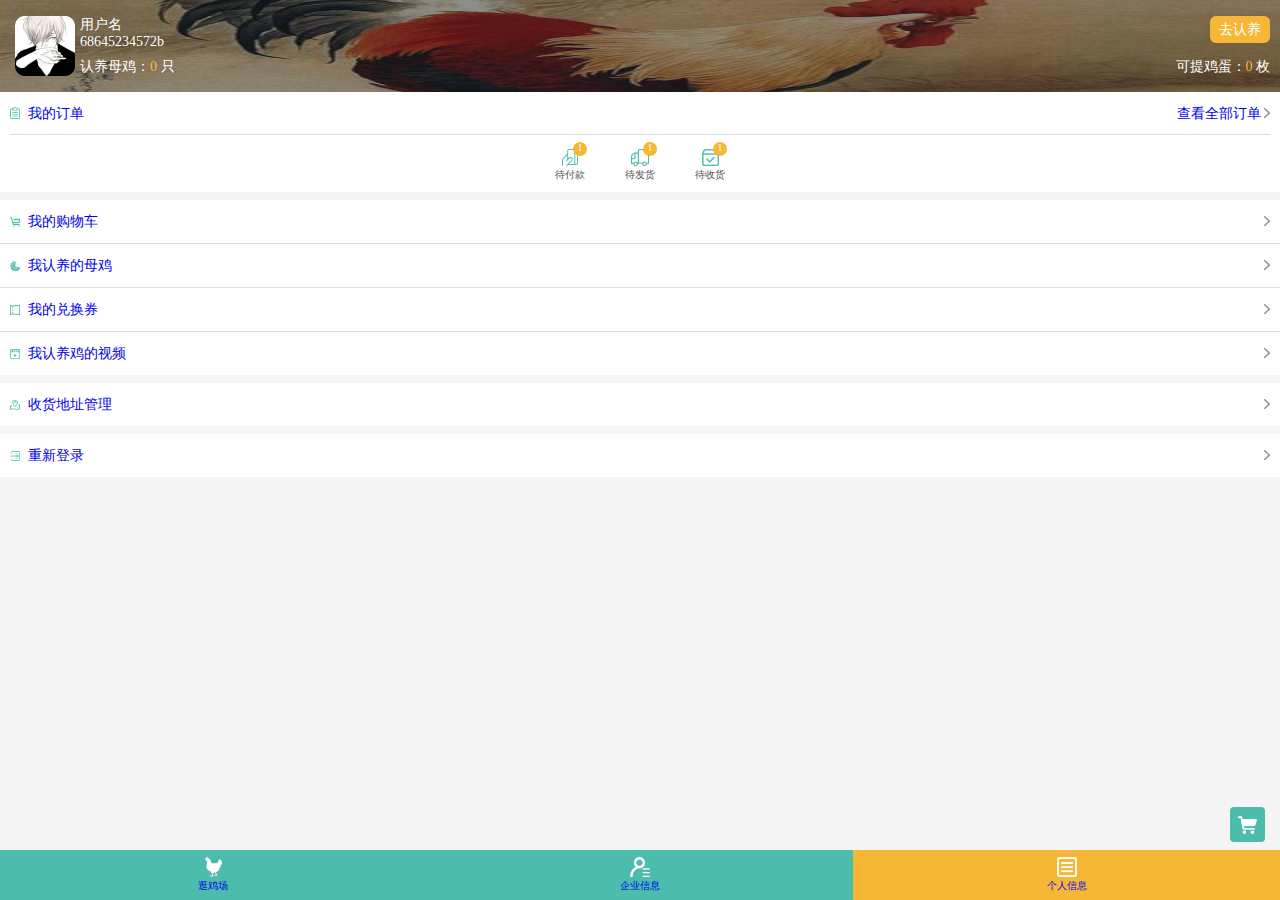
<file: html/personInfo.html>
<!DOCTYPE html>
<html lang="en">
<head>
	<meta charset="UTF-8">
	<meta name="author" content="chinamobo.com">
	<meta name="viewport" content="width=device-width, initial-scale=1.0, user-scalable=0, minimum-scale=1.0, maximum-scale=1.0">
	<meta name="apple-mobile-web-app-capable" content="yes">
	<meta name="apple-mobile-web-app-status-bar-style" content="black">
	<meta name="format-detection" content="telephone=no">
	<meta http-equiv="Expires" content="-1">
	<meta http-equiv="Cache-Control" content="no-cache">
	<meta http-equiv="Pragma" content="no-cache">
	<link rel="stylesheet" href="../css/base.css">
	<link rel="stylesheet" href="../css/ui-base.css">
	<link rel="stylesheet" href="../css/ui-box.css">
	<link rel="stylesheet" href="../css/style.css">
	<script src="../js/jquery-2.1.1.min.js"></script> 
	<script src="../js/fastclick.js"></script> 
	<script src="../js/TouchSlide.1.0.js"></script>
	<script src="../js/template-web.js"></script>  
	<title>金岭山</title> 
</head>
<body> 
	 <header class="person-page-head ub paddinglr10">
	 	<div class="person-l">
	 		<img src="../img/head.png" alt="">
	 	</div>
	 	<div class="person-c ub ub-ver c-fff fs14 ub-f1">
	 		<div class="person-c-t ub ub-ver">
	 			<div>用户名</div>
	 			<div>68645234572b</div>
	 		</div>
	 		<div class="paddingt8">认养母鸡：<span class="c-orange">0</span> 只</div>
	 	</div>
	 	<div class="person-r ub-f1">
	 		<div class="ub ub-ver">
	 			<div class="person-c-t ub ub-pe">
	 				<a href="#" class="btn-orange1 tx-c fs14 c-fff"><span class="c-fff">去认养</span></a>
	 			</div>
	 			<div class="c-fff paddingt8 fs14 tx-r">可提鸡蛋：<span class="c-orange">0</span> 枚</div>
	 		</div>
	 	</div>
	 </header> 
	 

	 <div class="person2">
	 	<ul>
	 		<li class="ub ub-ver bg-fff marginb8">
	 			<a href="#" class="line43 ub ub-pj ub-ac fs14  border-b-gray">
	 				<div>
	 					我的订单
	 				</div>
	 				<div class="ub-f1 tx-r">
	 					查看全部订单&nbsp;
	 				</div>
	 			</a>
	 			<div class="ub ub-pc person2-order-info tx-c">
	 				<div class="ub ub-ver ub-pc">
	 					<div class="prelative">
	 						<img src="../img/icon_pay.png" alt="">
	 						<div class="pabsolute">
	 							1
	 						</div>
	 					</div>
	 					<div class="line20">
	 						待付款
	 					</div>
	 				</div>
	 				<div class="ub ub-ver ub-pc">
	 					<div>
	 						<img src="../img/icon_wait.png" alt="">
	 						<div class="pabsolute">
	 							1
	 						</div>
	 					</div>
	 					<div class="line20">
	 						待发货
	 					</div>
	 				</div>
	 				<div class="ub ub-ver ub-pc">
	 					<div>
	 						<img src="../img/icon_in.png" alt="">
	 						<div class="pabsolute">
	 							1
	 						</div>
	 					</div>
	 					<div class="line20">
	 						待收货
	 					</div>
	 				</div>
	 			</div>
	 		</li>
	 		<li class="bg-fff border-b-gray">
		 		<a href="#" class="line43 ub ub-pj ub-ac fs14 tx-r">
		 			<div>
		 				我的购物车
		 			</div>
		 			<div class="ub-f1 tx－r"> 
		 			&nbsp;
		 			</div>
		 		</a>
	 		</li>
	 		<li class="bg-fff border-b-gray">
		 		<a href="#" class="line43 ub ub-pj ub-ac fs14 tx-r">
		 			<div>
		 				我认养的母鸡
		 			</div>
		 			<div class="ub-f1 tx－r"> 
		 			&nbsp;
		 			</div>
		 		</a>
	 		</li>
	 		<li class="bg-fff border-b-gray">
		 		<a href="#" class="line43 ub ub-pj ub-ac fs14 tx-r">
		 			<div>
		 				我的兑换券
		 			</div>
		 			<div class="ub-f1 tx－r"> 
		 			&nbsp;
		 			</div>
		 		</a>
	 		</li>
	 		<li class="bg-fff">
		 		<a href="#" class="line43 ub ub-pj ub-ac fs14 tx-r">
		 			<div>
		 				我认养鸡的视频
		 			</div>
		 			<div class="ub-f1 tx－r"> 
		 			&nbsp;
		 			</div>
		 		</a>
	 		</li>
	 		<li class="bg-fff margintb8">
		 		<a href="#" class="line43 ub ub-pj ub-ac fs14 tx-r">
		 			<div>
		 				收货地址管理
		 			</div>
		 			<div class="ub-f1 tx－r"> 
		 			&nbsp;
		 			</div>
		 		</a>
	 		</li>
	 		<li class="bg-fff">
		 		<a href="#" class="line43 ub ub-pj ub-ac fs14 tx-r">
		 			<div>
		 				重新登录
		 			</div>
		 			<div class="ub-f1 tx－r"> 
		 			&nbsp;
		 			</div>
		 		</a>
	 		</li>
	 	</ul>
	 </div>




	<!-- 悬浮按钮 -->
	<div class="hover-btn pfixed"> 
		<div class="cart blue-icon"></div>
	</div>

	<!-- 底部选项卡 -->
	<div class="pfixed bottom-tab">
		<ul class="ub ub-pc tx-c"> 
			<li class="ub-f1 ub ub-ver ub-pc">
				<a href="#">
					<img src="../img/icon_ji.png" alt="">
					<div>逛鸡场</div>
				</a>
			</li>
			<li class="ub-f1 ub ub-ver ub-pc">
				<a href="#">
					<img src="../img/icon_mine.png" alt="">
					<div>企业信息</div>
				</a>
			</li>
			<li class="ub-f1 ub ub-ver ub-pc on">
				<a href="#">
					<img src="../img/icon_xinxi.png" alt="">
					<div>个人信息</div>
				</a>
			</li>
		</ul>
	</div>
</body> 
<script src="../js/chicken.js"></script> 
</html>
</file>
<file: css/base.css>
@charset "utf-8";
a, abbr, acronym, address, applet, article, aside, audio, b, big, blockquote, body, canvas, caption, center, cite, code, dd, del, details, dfn, div, dl, dt, em, embed, fieldset, figcaption, figure, footer, form, h1, h2, h3, h4, h5, h6, header, hgroup, html, i, iframe, img, ins, kbd, label, legend, li, mark, menu, nav, object, ol, output, p, pre, q, ruby, s, samp, section, small, span, strike, strong, sub, summary, sup, table, tbody, td, tfoot, th, thead, time, tr, tt, u, ul, var, video {font: inherit; margin: 0; padding: 0; vertical-align: baseline; /*word-break:break-all;*/ word-wrap: break-word; border: 0; }
input {white-space: nowrap; }
input:-webkit-autofill {-webkit-box-shadow: 00 0 1000px #fff inset; }
* {background-repeat: no-repeat; -webkit-tap-highlight-color: rgba(0, 0, 0, 0);box-sizing: border-box;}
ul, li, ol {list-style: none; }
img {border: none; -webkit-tap-highlight-color: rgba(0, 0, 0, 0); }
html{font-size: 62.5% } 
a {text-decoration: none; border: none; outline: none; tap-highlight-color: rgba(0, 0, 0, 0); focus-ring-color: rgba(0, 0, 0, 0); -webkit-tap-highlight-color: rgba(0, 0, 0, 0); -webkit-focus-ring-color: rgba(0, 0, 0, 0); -moz-tap-highlight-color: rgba(0, 0, 0, 0); -moz-focus-ring-color: rgba(0, 0, 0, 0); }
a:visited {color: inherit; }
input[type=text],button,textarea{-webkit-appearance:none;}
input, button ,select, textarea{outline: none; } 
body{background: #F5F5F5;color:#555;margin-bottom: 5rem;}
.bg-fff{background:#fff}
.fl{float: left}
.fr{float: right}
.clearfix:after{content:".";display:block;height:0;clear:both;visibility:hidden}
.clearfix{height:1%;}
.tc{text-align: center;}
/* 字号 */
.fs11{font-size:1.1rem}
.fs12{font-size:1.2rem}
.fs14{font-size:1.4rem}
.fs15{font-size:1.5rem}
.fs16{font-size:1.6rem}
.fs17{font-size:1.7rem}
.fs18{font-size:1.8rem}
.fs20{font-size:2rem}
.fs22{font-size:2.2rem}
.fs24{font-size:2.4rem}
.fs26{font-size:2.6rem}
.fs28{font-size:2.8rem}
.fs30{font-size:3rem} 

/* 边距 */
.paddinglr8{padding-left:1rem;padding-right:1rem;}
.paddingt13{padding-top:1.3rem}
.paddinglr20{padding-left:2rem;padding-right:2rem}
.paddinglr10{padding-left:1rem;padding-right:1rem}
.paddintb8{padding-top:0.8rem;padding-bottom:0.8rem}
.paddingt10{padding-top:1rem;}
.paddingb8{padding-bottom:0.8rem;}
.paddingt8{padding-top:0.8rem;}
.padding14{padding-bottom: 1.4rem;}
.paddingl10{padding-left: 1rem;}
.pl15{padding-left: 1.5rem;}
.paddingl23{padding-left:2.3rem;}

.margintb8{margin-bottom:0.9rem;margin-top:0.9rem;} 
.margint8{margin-top:0.8rem;} 
.marginb8{margin-bottom: 0.8rem } 
.margintb8{margin-top:0.8rem;margin-bottom:0.8rem;} 
.marginlr20{margin-left:1rem;margin-right:1rem;}
.marginr20{margin-right:1rem;}



/* 边框*/
.border-t{border-top:1px solid #4CBDAC;} 
.border-t-gray{border-top:1px solid #dddddd;} 
.border-tb-gray{border-top:1px solid #dddddd;border-bottom:1px solid #dddddd;} 
.border-r-gray{border-right:1px solid #dddddd;}
.border-b-gray{border-bottom:1px solid #dddddd;}


/* 行高 */
.lineh40{line-height:4rem;}
.lineh25{line-height:2.5rem;}
.lineh30{line-height:3rem;}
.lineh20{line-height:2rem;}
.h48{height: 4.8rem;}
/* 字体颜色*/
.c-7a7a7a{color:#7a7a7a}
.c-orange{color:#f7b733}
.c-blue{color:#4abdac}
.c-999{color:#999;}
.c-777{color:#777;}
.c-333{color:#333;}
.c-555{color:#555;}
.c-fff{color:#fff;}
.blue-icon{width: 3.5rem;height: 3.5rem;background-color:#4CBDAC;border-radius:4px;margin:0 auto;background-repeat:no-repeat;background-position:center center;}
.index-title{text-align: center;font: 1.6rem/4rem bold;color:#333;border-bottom:1px solid #DDDDDD }
.btn-orange1{display:block;height: 2.7rem;color:#fff;border:0px;background:#F7B736;border-radius:6px;margin-top: 1.5rem;}
.btn-orange2{display:block;height: 2.4rem;line-height:2.4rem; color:#F7B736;border:1px solid #F7B736; border-radius:6px;}

.txt-through{
	text-decoration:line-through; 
}
/* 定位 */
.prelative{position:relative;}
.pabsolute{position:absolute;}
.pfixed{position:fixed;}

/* n行显示省略号  */
.txt-line1{
	overflow: hidden;
	text-overflow: ellipsis;
	display: -webkit-box;
	-webkit-line-clamp:1;
	-webkit-box-orient:vertical;
}
.txt-line2{
	overflow: hidden;
	text-overflow: ellipsis;
	display: -webkit-box;
	-webkit-line-clamp:2;
	-webkit-box-orient:vertical;
}
.txt-line3{
	overflow: hidden;
	text-overflow: ellipsis;
	display: -webkit-box;
	-webkit-line-clamp:3;
	-webkit-box-orient:vertical;
}
.txt-line4{
	overflow: hidden;
	text-overflow: ellipsis;
	display: -webkit-box;
	-webkit-line-clamp:4;
	-webkit-box-orient:vertical;
}

/* 头部 */

.bottom-tab{
	width: 100%;
	bottom:0;
	height: 5rem;
	background:#4CBDAC;
	color:#fff;
}
.bottom-tab .on{ 
	background:#F7B736;
}
.bottom-tab img{  
	height: 2rem;  
}
.bottom-tab li{
	height: 5rem;
}
.headbar{
	height: 4.5rem;
	line-height:4.5rem;
	background:#4CBDAC;
	color:#fff;
	font-size:1.6rem; 
	
}
.headbar .back{
 	left:0;
 	top:0;
 	width: 3rem;
 	height: 4.5rem; 
 	background: url(../img/arrow_back.png) no-repeat center center/auto 1.6rem ;
 }
 .headbar .delete{
	position:absolute;
	right:1rem;
}
</file>
<file: css/ui-base.css>
@charset "utf-8";
*
{
	margin: 0;
	padding:0;
}

div
{
	outline:0 !important;
	-webkit-text-size-adjust: none;
    -webkit-tap-highlight-color: rgba(0, 0, 0, 0);	
	position:relative;
}

ul,li{
	list-style: none;
}

.uc-tl {
	-webkit-border-top-left-radius: .6em;
	border-top-left-radius: .6em
}

.uc-tr {
	-webkit-border-top-right-radius: .6em;
	border-top-right-radius: .6em
}

.uc-bl {
	-webkit-border-bottom-left-radius: .6em;
	border-bottom-left-radius: .6em
}

.uc-br {
	-webkit-border-bottom-right-radius: .6em;
	border-bottom-right-radius: .6em
}

.uc-t {
	-webkit-border-top-left-radius: .6em;
	border-top-left-radius: .6em;
	-webkit-border-top-right-radius: .6em;
	border-top-right-radius: .6em
}

.uc-b {
	-webkit-border-bottom-left-radius: .6em;
	border-bottom-left-radius: .6em;
	-webkit-border-bottom-right-radius: .6em;
	border-bottom-right-radius: .6em
}

.uc-r {
	-webkit-border-top-right-radius: .6em;
	border-top-right-radius: .6em;
	-webkit-border-bottom-right-radius: .6em;
	border-bottom-right-radius: .6em
}

.uc-l {
	-webkit-border-top-left-radius: .6em;
	border-top-left-radius: .6em;
	-webkit-border-bottom-left-radius: .6em;
	border-bottom-left-radius: .6em
}

.uc-a {
	-webkit-border-radius: .6em;
	border-radius: .6em
}

.uc-n {
	-webkit-border-radius: 0;
	border-radius: 0
}

.uc-tl1 {
	-webkit-border-top-left-radius: 0.3em;
	border-top-left-radius: 0.3em
}

.uc-tr1 {
	-webkit-border-top-right-radius: 0.3em;
	border-top-right-radius: 0.3em
}

.uc-bl1 {
	-webkit-border-bottom-left-radius: 0.3em;
	border-bottom-left-radius: 0.3em
}

.uc-br1 {
	-webkit-border-bottom-right-radius: 0.3em;
	border-bottom-right-radius: 0.3em
}

.uc-t1 {
	-webkit-border-top-left-radius: 0.3em;
	border-top-left-radius: 0.3em;
	-webkit-border-top-right-radius: 0.3em;
	border-top-right-radius: 0.3em
}

.uc-b1 {
	-webkit-border-bottom-left-radius: 0.3em;
	border-bottom-left-radius: 0.3em;
	-webkit-border-bottom-right-radius: 0.3em;
	border-bottom-right-radius: 0.3em
}

.uc-r1 {
	-webkit-border-top-right-radius: 0.3em;
	border-top-right-radius: 0.3em;
	-webkit-border-bottom-right-radius: 0.3em;
	border-bottom-right-radius: 0.3em
}

.uc-l1 {
	-webkit-border-top-left-radius: 0.3em;
	border-top-left-radius: 0.3em;
	-webkit-border-bottom-left-radius: 0.3em;
	border-bottom-left-radius: 0.3em
}

.uc-a1 {
	-webkit-border-radius: 0.3em;
	border-radius: 0.3em
}
.uc-a3 {
	-webkit-border-radius: 0.4em;
	border-radius: 0.4em
}
.uc-a2 {
	-webkit-border-radius: 1.2em;
	border-radius: 1.2em
}
.uc-tl,.uc-tr,.uc-bl,.uc-br ,.uc-t,.uc-b,.uc-r ,.uc-l,.uc-a,.uc-n,.uc-tl1,.uc-tr1,.uc-bl1,.uc-br1,.uc-t1,.uc-b1,.uc-r1,.uc-l1,.uc-a1,.uc-a2,,.uc-a3
{
	-webkit-background-clip: padding-box;
	background-clip: padding-box
}

.us {
	-webkit-box-shadow: 0 1px 4px rgba(0, 0, 0, .3);
	box-shadow: 0 1px 4px rgba(0, 0, 0, .3)
}
.us1 {
	-webkit-box-shadow: 0 1px 4px rgba(120, 120, 120, .3);
	box-shadow: 0 1px 4px rgba(120, 120, 120, .3)
}
.us-i {
	-webkit-box-shadow: inset 0px 2px 3px rgba(0, 0, 0, .4);
	box-shadow: inset 0px 2px 3px rgba(0, 0, 0, .4)
}

.uts
{
	text-shadow:0px 2px 2px #000;
}

.um,.um body {
	height: 100%;
	padding:0px;
	margin:0px;
}

.um-vp {
	margin: 0;
	padding:0;
	overflow-x: hidden;
	-webkit-text-size-adjust: none;
	-webkit-tap-highlight-color: rgba(0, 0, 0, 0);
	-webkit-user-select:none
}

.um-vp .up{
	top: 0;
	left: 0;
	width: 100%;
	min-height: 100%;
	max-height: 100%;
	position: absolute;
	border: 0
}

.ublock{
	display:block;
	}
.uh,.uf {
	display: block;
	width:100%;
}

.up .uh,.up .uf {
	position: relative
}



.uh .ut,.uf .ut {
	padding: .6em 1em .8em;
	margin: 0;
}


.ufl
{
	float:left !important;
}
.ufr
{
	float:right !important;
}
.ulev8 {
	
	font-size: 1.8em !important;
}
.ulev7 {
	
	font-size: 1.7em !important;
}
.ulev6 {
	
	font-size: 1.6em !important;
}

.ulev5 {
	font-size: 1.5em !important;
}

.ulev4 {
	font-size: 1.4em !important;
}

.ulev3 {
	font-size: 1.3em !important;
}

.ulev2 {
	font-size: 1.2em !important;
}

.ulev1 {
	font-size: 1.1em !important;
}

.ulev0 {
	font-size: 1.0em !important;
}

.ulev-1 {
	font-size: 0.9em !important;
}

.ulev-2 {
	font-size: 0.8em !important;
}

.ulev-3 {
	font-size: 0.7em !important;
}

.ulev-4 {
	font-size: 0.6em !important;
}

.ulim {
	max-width: 5em;
	text-overflow: ellipsis;
	white-space: nowrap;
	overflow:hidden;
}

.uinl{
	display: inline-block;
	position:relative;
}

.uinn
{
	padding:0.5em;
	margin:0;
}
.uinn1
{
	padding:0 0.5em;
	margin:0;
}
.uinn1-1
{
	padding:0 1em;
	margin:0;
}
.uinn2
{
	padding:0.5em 1em;
	margin:0;
}
.uinn3
{
	padding:0.2em;
	margin:0;
}
.uinn4
{
	padding:0 0.2em;
	margin:0;
}
.uinn5
{
	padding:0.75em 0.5em;
	margin:0;
} 
.uinn6
{
	padding:0.35em 0em;
	margin:0;
} 
.umh1
{
	min-height:1em;
}

.umh2
{
	min-height:1.2em;
}

.umh3
{
	min-height:1.5em;
}

.umh4
{
	min-height:2em;
}
.umh5
{
	min-height:3em;
}
.umh6
{
	min-height:4em;
}
.umh7
{
	min-height:1.8em;
}
.umw1
{
	min-width:1em;
}

.umw2
{
	min-width:2em;
}

.umw3
{
	min-width:3em;
}

.umw4
{
	min-width:4em;
}
.umw5
{
	min-width:5em;
}
.umw6
{
	min-width:6em;
}
.umw7
{
	min-width:7em;
}
.tx-l
{
 text-align:left;
}
.tx-r
{
 text-align:right;
}
.tx-c
{
 text-align:center;
}

.ut-s
{
	text-overflow: ellipsis;
	overflow: hidden;
	white-space: nowrap;
	outline: 0 !important
}

.uba
{
	border:1px solid;
	
}
.uba1
{
	border:2px solid;	
}
.uba2
{
	border:3px solid;	
}

.ubt
{
	border-top:1px solid;
}
.ubb
{
	border-bottom:1px solid;
}

.ubl
{
	border-left:1px solid;
}

.ubr
{
	border-right:1px solid;
}

.uhide
{
	display:none !important;
}

.umar-b
{
	 margin-bottom:0.4em;
}
.umar-t
{
	 margin-top:0.4em;
}
.umar-l
{
	 margin-left:0.4em;
}
.umar-r
{
	 margin-right:0.4em;
}
.umar-a
{
	 margin:0.4em;
}

.uof
{
	overflow:hidden;
}
.uof-x
{
	overflow-x:hidden;
}
.uof-y
{
	overflow-y:hidden;
}

.uabs
{
	position:absolute;
	left:0;
	top:0;
}
</file>
<file: css/ui-box.css>
@charset "utf-8";
.ub
{
    display:-webkit-box !important;/* android 2.1-3.0， ios 3.2-4.3 */
    display:-webkit-flex;/* Chrome 21+ */
    display:-ms-flexbox !important;/* WP IE 10 */
    display:flex ;/* android 4.4 */
	display:box !important;/* android 2.1-3.0， ios 3.2-4.3 */
	
	position:relative;
	
}

.ub-rev
{
	-webkit-box-direction:reverse;
	box-direction:reverse;
}

.ub-fh
{
	width:100%;
}

.ub-fv
{
	height:100%;
}

.ub-con
{
	position:absolute;
	width:100%;
	height:100%;
}

.ub-ac
{
	-webkit-box-align:center;
	box-align:center;
}
.ub-ae
{
	-webkit-box-align:end;
	box-align:end;
}

.ub-pc
{
	-webkit-box-pack:center;
	box-pack:center;
	-ms-box-pack:center;
}
.ub-pe
{
	-webkit-box-pack:end;
	box-pack:end;
}
.ub-pj
{
	-webkit-box-pack:justify;
	box-pack:justify;
}

.ub-ver
{
	-webkit-box-orient:vertical;
	box-orient:vertical;
}
.ub-column{
	-webkit-flex-direction:column;
	flex-direction:column;
}
.ub-f1
{
	position:relative;
	-webkit-box-flex:1;/* android 2.1-3.0， ios 3.2-4.3 */
    -webkit-flex:1;/* Chrome 21+ */
    -ms-flex:1;/* WP IE 10 */
    flex:1;/* android 4.4 */ 
}

.ub-f2
{
	position:relative;
	-webkit-box-flex: 2;
	box-flex: 2; 
}

.ub-f3
{
	position:relative;
	-webkit-box-flex: 3;
	box-flex: 3;
}

.ub-f4
{
	position:relative;
	-webkit-box-flex: 4;
	box-flex: 4;
}

.ub-img
{
	-webkit-background-size:contain;
	background-size:contain;
	background-repeat:no-repeat;
	background-position:center;
}

.ub-img1
{	
	-webkit-background-size:cover;
	background-size:cover;
	background-repeat:no-repeat;
	background-position:center;
}
.ub-img2
{
	background-repeat:repeat-x;
	background-size:auto 100%
}
.ub-img3
{
	background-repeat:repeat-y;
	background-size:100% auto
}

.ub-img4
{
	-webkit-background-size:100% auto;
	background-size:100% auto;
	background-repeat:no-repeat;
	background-position:center;
}
.ub-img5
{
	-webkit-background-size:auto 100%;
	background-size:auto 100%;
	background-repeat:no-repeat;
	background-position:center;
}

.ub-img6
{
	background-repeat:no-repeat;
	background-position:center;
}
</file>
<file: css/style.css>
@charset "utf-8";
.slideBox {
  position: relative;
}
.slideBox img,
.slideBox video {
  width: 100vw;
  float: left;
}
.slideBox .bd {
  position: relative;
  z-index: 0;
}
.slideBox .bd li {
  position: relative;
}
.slideBox .bd li a {
  -webkit-tap-highlight-color: rgba(0, 0, 0, 0);
}
.slideBox .bd li .tit {
  background: url(../img/icon_vidio.png) no-repeat 0.8rem center / auto 18px;
  display: block;
  width: 100%;
  position: absolute;
  bottom: 0;
  text-indent: 30px;
  height: 32px;
  line-height: 32px;
  color: #fff;
  background-color: rgba(0, 0, 0, 0.7);
  font-size: 1.4rem;
}
.slideBox .hd {
  position: static;
}
.slideBox .hd ul {
  display: inline-block;
  height: 5px;
  padding: 3px 5px;
  font-size: 0;
  vertical-align: top;
  position: absolute;
  left: 50%;
  bottom: 35px;
  z-index: 999;
  transform: translate(-50%);
}
.slideBox .hd ul li {
  display: inline-block;
  width: 7px;
  height: 7px;
  border-radius: 50%;
  background: #fff;
  margin: 0 3px;
  vertical-align: top;
  overflow: hidden;
}
.slideBox .hd ul .on {
  background: #F7B736;
}
#play {
  width: 5rem;
  display: block;
  position: absolute;
  left: 50%;
  top: 27%;
  transform: translate(-50%);
}
.buy-quantity {
  border: 1px solid #DDDDDD;
  text-align: center;
  float: left;
}
.buy-quantity .minus {
  float: left;
  width: 2.5rem;
  height: 2.5rem;
  line-height: 2.5rem;
  background: #EEEEEE;
  color: #8e8888;
  border-right: 1px solid #DDDDDD;
  font-size: 1.6rem;
}
.buy-quantity .plus {
  float: left;
  width: 2.5rem;
  height: 2.5rem;
  line-height: 2.5rem;
  background: #EEEEEE;
  color: #8e8888;
  border-right: 1px solid #DDDDDD;
  font-size: 1.6rem;
  border-right: 0;
  border-left: 1px solid #DDDDDD;
}
.buy-quantity input {
  float: left;
  height: 2.5rem;
  border: 0;
  width: 10.2rem;
  text-align: center;
}
.index-con .tips {
  width: 100%;
  background: #fff;
  margin: 1rem 0;
}
.index-con .tips img {
  width: 1.6rem;
}
.index-con .tips-news {
  width: 2rem;
}
.index-con .tips-ub {
  height: 35px;
}
.index-info2 {
  padding: 1.5rem 0;
}
.index-info2 > ul {
  margin: 0 1.7rem;
}
.index-info2 li:first-child .blue-icon {
  background-image: url(../img/icon_weixin.png);
  background-size: 70% auto;
}
.index-info2 li:nth-child(2) .blue-icon {
  background-image: url(../img/icon_search.png);
  background-size: 60% auto;
}
.index-info2 li:nth-child(3) .blue-icon {
  background-image: url(../img/icon_pinpai.png);
  background-size: 55% auto;
}
.index-info2 .txt {
  line-height: 4rem;
}
.index-info2 .index-info2-search {
  margin: 0 3.5rem;
}
.index-info2 .search-input {
  display: block;
  height: 2.7rem;
  padding-left: 1rem;
  border: 1px solid #4CBDAC;
  border-radius: 6px;
}
.index-info2 input::-webkit-input-placeholder {
  color: #cccccc;
}
.index-info3 .index-info3-ul li {
  width: 50%;
}
.index-info3 .index-info3-ul li:nth-child(2n+1) {
  border-right: 1px solid #DDDDDD;
}
.index-info3 .index-info3-ul > ul:nth-of-type(1) {
  border-bottom: 1px solid #DDDDDD;
}
.index-info3 .index-info3-ul li {
  padding: 0 0 0.3rem;
}
.index-info3 .index-info3-ul ul li > div:nth-child(1) {
  line-height: 2.6rem;
}
.index-info3 .index-info3-ul ul li > div:nth-child(2) {
  line-height: 2.4rem;
}
.index-info3 .index-info3-ul ul li img {
  height: 1.2rem;
  padding-right: 3px;
  vertical-align: -2px;
}
.index-info3 .index-info3-ul {
  padding: 0.8rem 1rem;
  border-bottom: 1px solid #DDDDDD;
}
.index-info3 .index-info3-ul ul:first-child li:first-child {
  border-right: 1px solid #DDDDDD;
}
.index-info3 .index-info3-ul ul:last-child li:first-child {
  border-right: 1px solid #DDDDDD;
}
.index-info3 .index-info3-ul ul:first-child {
  border-bottom: 1px solid #DDDDDD;
}
.index-info3 .index-info3-ul .c-orange {
  padding: 0 3px;
}
.index3-btns div span {
  padding: 0.8rem 1rem;
  border: 1px solid #F7B736;
  border-radius: 6px;
}
.index-info3 .index3-btns div {
  padding: 1.8rem 1rem;
}
.index-info4 .prelative {
  margin: 2rem 2rem 0;
}
.index-info4 .hen-img {
  width: 100%;
}
.index-info4 .hen-tips {
  text-align: center;
  border: 4px solid #DFE6D6;
  border-radius: 50%;
  color: #fff;
  position: absolute;
  top: 2.4rem;
  left: 2.2rem;
  width: 6.5rem;
  height: 6.5rem;
  line-height: 6.5rem;
  box-sizing: initial;
}
.index-info4 .hen-tips span {
  font-weight: bold;
}
.index-info4 .delete-txt {
  text-decoration: line-through;
  color: #AAAAAA;
}
.index-info4 .index4-price {
  padding: 1.1rem 0;
}
.index-info4 .index3-btns {
  border-top: 1px solid #DDDDDD;
  height: 4.2rem;
  line-height: 4.2rem;
}
.index-info5 .egg-list {
  margin: 0 2rem;
  text-align: center;
  padding: 0.5rem 0;
}
.index-info5 .egg-list li {
  width: 26%;
  padding-top: 0.9rem;
  display: inline-block;
}
.index-info5 .egg-list li:not(:nth-child(3n)) {
  margin-right: 2rem;
}
.index-info5 .egg-list img {
  width: 100%;
}
.index-info6 .index6-tit {
  text-align: center;
  font-size: 1.6rem;
  line-height: 4.4rem;
}
.index-info6 .index6-tit2 {
  font-size: 1.4rem;
}
.index-info6 .pabsolute {
  right: 0;
}
.index-info6 .more {
  margin-right: 0.9rem;
}
.index-info6 .hen-img,
.index-info6 .hen-egg {
  width: 8rem;
  height: 8rem;
}
.index-info6 .add-img {
  width: 2.5rem;
  margin: 2.75rem 2rem;
}
.index-info6 .tx-c {
  line-height: 2rem;
}
.index-info6 .index6-tips {
  line-height: 3.5rem;
}
.index-info6 .buy-con {
  margin-top: 1rem;
}
.index-info6 .buy-con li {
  margin: 0.7rem auto;
  width: 22.4rem;
}
.index-info6 .buy-con label {
  width: 7rem;
  float: left;
  line-height: 2.5rem;
  text-align: right;
}
.index-info6 .buy-con .buy-btn {
  width: 15.4rem;
  overflow: hidden;
}
.index-info6 .buy-con .buy-btn > div {
  width: 6.5rem;
  height: 2.5rem;
  line-height: 2.5rem;
  border-radius: 6px;
  border: 1px solid #F7B736;
  text-align: center;
}
.index-info6 .buy-con .buy-date {
  overflow: hidden;
  line-height: 2.5rem;
}
.index-info6 .buy-con .buy-date input {
  border: 1px solid #DDDDDD;
  color: #4CBDAC;
  text-align: center;
  height: 2.5rem;
}
.index-info6 .buy-con .buy-date .buy-date-year {
  width: 4.2rem;
}
.index-info6 .buy-con .buy-date .buy-date-month {
  width: 2.5rem;
}
.index-info6 .buy-con .buy-date .buy-date-day {
  width: 2.5rem;
}
.index-info6 .buy-con .buy-date .date-txt {
  padding: 0 0.4rem;
}
.index-info6 .buy-con .btn-orange1 {
  width: 10.9rem;
  margin: 0.5rem auto;
}
.index-info6 .buy-con .buy-select select {
  width: 15.4rem;
  height: 2.5rem;
  border: 1px solid #DDDDDD;
  text-align: center;
}
.index-info6 .index6-con3 {
  padding-bottom: 1.2rem;
}
.index-info6 .index6-con3 .ub-pc > div:first-child {
  margin-right: 4rem;
}
.index-info6 .index6-con3 .ub-pc .btn-orange2 {
  margin: .3rem;
}
.index-info6 .index6-con3 .ub-pc .btn-orange2 img {
  height: 1.2rem;
  margin-right: 2px;
  vertical-align: -1px;
}
.pfixed.hover-btn {
  bottom: 5.8rem;
  right: 1.5rem;
}
.pfixed.hover-btn .gotop {
  background-image: url(../img/icon-top.png);
  background-size: 52% auto;
}
.pfixed.hover-btn .cart {
  margin-top: 2rem;
  background-image: url(../img/icon-cart.png);
  background-size: 55% auto;
}
.detail {
  padding-top: 0.4rem;
}
.detail .detail1-top {
  line-height: 4.5rem;
  clear: both;
  overflow: hidden;
}
.detail .detail1-top .share-img {
  width: 1.2rem;
  vertical-align: -2px;
}
.detail .detail1-price {
  line-height: 2.8rem;
}
.detail .detail1-price li .detail1-txt1 {
  width: 6.2rem;
}
.detail .detail1-price li .detail1-txt2 {
  width: 7.6rem;
}
.detail .done-quantity {
  padding-bottom: 1rem;
}
.detail .buy-quantity input {
  width: 4.9rem;
}
.detail .batch-img {
  height: 1.5rem;
}
.detail .deatil-tit {
  line-height: 4rem;
  color: #333;
  border-bottom: 1px solid #dddddd;
}
.detail .detail3-con {
  line-height: 1.9rem;
  padding-top: 0.8rem;
  padding-bottom: 0.8rem;
}
.detail2 {
  padding-top: 1.3rem;
  padding-bottom: 1.3rem;
}
.detail4 {
  line-height: 1.8rem;
  padding-top: 0.5rem;
  padding-bottom: 0.5rem;
}
.detail4 li div:nth-child(2) {
  padding-left: 1.5rem;
}
.tabBox .hd {
  height: 4.5rem;
  line-height: 4.5rem;
  width: 100%;
  font-size: 1.5rem;
  position: relative;
}
.tabBox .hd ul {
  position: absolute;
  height: 4.5rem ;
  width: 100%;
  top: 0;
  overflow: hidden;
}
.tabBox .hd ul li {
  float: left;
  width: 30%;
  text-align: center;
  color: #666;
}
.tabBox .hd ul .on {
  border-bottom: 1px solid #4abdac;
  color: #4abdac;
}
.tabBox .hd ul .on a {
  display: block;
}
.tabBox .bd li {
  line-height: 3rem;
}
.bottom-cart {
  color: #fff;
  background: #fff;
  bottom: 0;
  width: 100%;
  height: 4.8rem;
}
.bottom-cart .add-cart-btn {
  width: 10.9rem;
  height: 4.8rem;
  line-height: 4.8rem;
  text-align: center;
  background: #4abdac;
}
.bottom-cart .go-buy-btn {
  width: 10.9rem;
  height: 4.8rem;
  line-height: 4.8rem;
  text-align: center;
  background: #4abdac;
  width: 10rem;
  background: #f7b733;
}
.bottom-cart .bottom-cart-img {
  position: relative;
  width: 4.3rem;
  height: 4.8rem;
  background: url(../img/icon_car.png) no-repeat center center / 2.3rem auto;
}
.bottom-cart .bottom-cart-img .pabsolute {
  top: 0.6rem;
  right: 0.2rem;
  width: 1.4rem;
  height: 1.4rem;
  background: #f7b733;
  border-radius: 50%;
  text-align: center;
}
.video-list video {
  float: left;
}
.video-list li {
  overflow: hidden;
  position: relative;
}
.video-list li .tit {
  display: block;
  width: 100%;
  position: absolute;
  bottom: 0;
  text-indent: 10px;
  height: 32px;
  line-height: 32px;
  color: #fff;
  background-color: rgba(0, 0, 0, 0.7);
  font-size: 1.4rem;
}
.video-list li:not(:first-child) {
  margin-top: 1rem;
}
.batch-div1 {
  padding: 1.5rem 2rem;
}
.batch-div1 .paddinglr5 {
  padding-left: 0.5rem;
  padding-right: 0.5rem;
}
.batch-div1 .batch-div1-l {
  height: 11.5rem;
}
.batch-div1 .batch-div1-l img {
  height: 100%;
  border-radius: 14px;
}
.batch-div1 .batch-div1-r .on {
  background: #F7B736;
  color: #fff;
  border: 1px solid #f7b736;
}
.batch-div1 .batch-div1-r .off {
  background: #fff;
  color: #F7B736;
  border: 1px solid #F7B736;
}
.batch-div1 .batch-div1-r .off span {
  color: #7a7a7a;
}
.batch-div1 .batch-div1-r > div {
  border-radius: 4px;
  height: 3rem;
  line-height: 3rem;
}
.batch-div1 .batch-div1-r > div:not(:last-child) {
  margin-bottom: 1rem ;
}
.batch-tab .tabBox .hd ul .on {
  background: #4ABDAC;
  color: #Fff;
}
.batch-tab .tabBox .hd ul {
  border-bottom: 2px solid #4abdac;
}
.bottom-price {
  padding-left: 1rem;
}
.batch-div3 .tit {
  height: 4.2rem;
  line-height: 4.2rem;
}
.week-type {
  padding: 0 1rem;
}
.week-type div {
  border-radius: 8px;
  height: 3.9rem;
  line-height: 3.9rem;
  color: #4ABDAC;
}
.week-type div.on {
  background: #4ABDAC;
  color: #fff;
}
.month-type li {
  width: 3rem;
  height: 3rem;
  line-height: 3rem;
  text-align: center;
  color: #4ABDAC;
  border-radius: 6px;
  border: 1px solid #4CBDAC;
  margin-right: 1rem;
  margin-bottom: 0.5rem;
  float: left;
}
.month-type li.on {
  color: #fff;
  background: #4CBDAC;
}
.month-type2 li {
  float: left;
  height: 3rem;
  line-height: 3rem;
  text-align: center;
  color: #4ABDAC;
  border-radius: 6px;
  border: 1px solid #4CBDAC;
  margin-right: 1rem;
  padding: 0 0.8rem;
  margin-bottom: 0.5rem;
}
.choose-info {
  line-height: 2rem;
}
.month-type3 {
  text-align: center;
}
.month-type3 div {
  display: inline-block;
  width: 13%;
  height: 3.8rem;
  line-height: 3.8rem;
  border-radius: 6px;
  color: #4CBDAC;
  background: #fff;
  text-align: center;
}
.month-type3 div.on {
  color: #fff;
  background: #4CBDAC;
}
#batch-tab .hd li:first-child {
  background: #4CBDAC;
  color: #fff;
}
.month-type4 {
  overflow: hidden;
  text-align: center;
  padding: 1rem 0.5rem;
}
.month-type4 li {
  width: 11%;
  display: inline-block;
  float: none;
  margin: 1%;
}
.month-type4 .disable {
  color: #bababa;
  border: 1px solid #f4f4f4;
}
.month-type4 li:nth-child(n+8) {
  display: none;
}
.head-tips {
  height: 4.8rem;
}
.head-tips .btn-orange2 {
  height: 2.4rem;
  padding: 0 1rem;
  margin-left: 1rem;
  color: #f7b736;
}
.myAdopt-batch-div1 .batch-div1-r > div {
  height: 2rem;
  line-height: 2rem;
}
.myAdopt-batch-div2 {
  padding-bottom: 2rem;
}
.myAdopt-batch-div2 div {
  display: inline-block;
  margin: 1rem 0.8rem;
}
.square-ul .on {
  background: #4CBDAC;
  color: #fff;
}
.order-tab .order-tit li {
  height: 4.5rem;
  line-height: 4.5rem;
  font-size: 1.5rem;
}
.order-tab .order-tit .on {
  color: #4abdac;
  border-bottom: 2px solid #4CBDAC;
}
.order-tab .order-all > .order-list:not(:first-child) {
  display: none;
}
.order-tab .order-info1 {
  line-height: 3.2rem;
}
.order-tab .order-info2 {
  padding: 1.4rem 1rem;
}
.order-tab .order-info2 .order-pro-img {
  margin-right: 1rem;
  width: 6rem;
  border-radius: 10px;
}
.order-tab .order-info2 .order-pro-img img {
  width: 100%;
}
.order-tab .order-info2 .order-info2-txt {
  padding: 0.5rem 0;
  line-height: 2.7rem;
}
.order-tab .order-info3 time {
  line-height: 4.5rem;
}
.order-tab .order-info3 .pay-btn {
  padding: 0 1rem;
  line-height: 2.7rem;
  margin-top: 0;
}
.order-tab .order-info3 .order-info3-txt {
  line-height: 3.2rem;
}
.person-page-head {
  background: url(../img/minezhe.png) no-repeat center center / 100% 100%;
  padding-top: 1.6rem;
  padding-bottom: 1.6rem;
}
.person-page-head .person-l {
  width: 6rem;
  height: 6rem;
  border-radius: 14px;
  margin: 0 0.5rem;
}
.person-page-head .person-l img {
  width: 100%;
}
.person-page-head .person-c-t {
  height: 3.4rem;
  line-height: 1.7rem;
}
.person-page-head .person-r {
  line-height: 1.7rem;
}
.person-page-head .person-r .btn-orange1 {
  line-height: 2.7rem;
  margin-top: 0;
  width: 6rem;
}
.person2 .line43 {
  line-height: 4.3rem;
  height: 4.3rem;
}
.person2 li {
  padding-left: 1rem;
  padding-right: 1rem;
}
.person2 li > a {
  padding-left: 1.8rem;
  background-position: left center;
}
.person2 li > a > div:last-child {
  background: url(../img/arrow_right.png) no-repeat right center / 0.6rem auto;
  padding-right: 0.6rem;
}
.person2 li:first-child > a {
  background-image: url(../img/icon_dingdan.png);
  background-size: 1rem auto;
}
.person2 li:nth-child(2) > a {
  background-image: url(../img/icon_car.png);
  background-size: 1rem auto;
}
.person2 li:nth-child(3) > a {
  background-image: url(../img/icon_ji_green.png);
  background-size: 1rem auto;
}
.person2 li:nth-child(4) > a {
  background-image: url(../img/icon_quan.png);
  background-size: 1rem auto;
}
.person2 li:nth-child(5) > a {
  background-image: url(../img/icon_vidio.png);
  background-size: 1rem auto;
}
.person2 li:nth-child(6) > a {
  background-image: url(../img/icon_ad.png);
  background-size: 1rem auto;
}
.person2 li:nth-child(7) > a {
  background-image: url(../img/icon_log.png);
  background-size: 1rem auto;
}
.person2 .person2-order-info > div {
  margin: 1.4rem 2rem 1rem;
}
.person2 .person2-order-info img {
  height: 1.7rem;
}
.person2 .person2-order-info .pabsolute {
  top: -0.7rem;
  right: -0.2rem;
  width: 1.4rem;
  height: 1.4rem;
  background: #f7b733;
  border-radius: 50%;
  text-align: center;
  color: #fff;
}
.cart-list {
  padding-bottom: 0 !important;
}
.cart-list #quantity {
  height: 2.5rem;
}
.cart-checkbox {
  width: 1.8rem;
  margin-right: 0.5rem;
}
.cart-checkbox input[type=checkbox] {
  width: 1.5rem;
  height: 1.5rem;
}
.cart-list:last-child {
  padding-bottom: 1rem !important;
}
.many-egg #quantity {
  height: 2.5rem;
}
.bottom-cart2 {
  bottom: 5rem;
}
.bottom-cart2 .cart-checkbox {
  width: 7rem;
}
.bottom-cart2 .cart-checkbox input {
  margin-right: 0.5rem;
  position: relative;
  bottom: -1px;
}
.bottom-cart2 .go-buy-btn {
  width: 10rem;
  height: 4.8rem;
  line-height: 4.8rem;
  text-align: center;
  background: #f7b733;
}
.intro1 .detail1-top img {
  width: 2.1rem;
  vertical-align: -3px;
}
.intro1 .introl-ul {
  padding: 1rem 0;
}
.intro1 .introl-ul li {
  padding-left: 0.5rem;
  padding-right: 0.5rem;
  line-height: 3rem;
}
.intro1 .introl-ul li img {
  height: 1.6rem;
  vertical-align: -3px;
  margin-right: 0.4rem;
}
.intro2 .img3 {
  padding-bottom: 1.5rem;
}
.intro2 .img3 img {
  width: 100%;
}
.intro2 .img3 > div:not(:last-child) img {
  padding-right: 1rem;
}
.intro3 .help-ul li {
  border-bottom: 1px solid #DDDDDD;
  line-height: 4.4rem;
}
.intro3 .help-ul li a {
  display: block;
}
.intro3 .index3-btns {
  height: 6.2rem;
}
.intro5 {
  padding: 0 5.5rem 2rem;
}
.intro5 .qr-code {
  width: 100%;
}
.intro6 li:nth-child(odd) {
  margin: 0 0.5rem;
}
</file>
